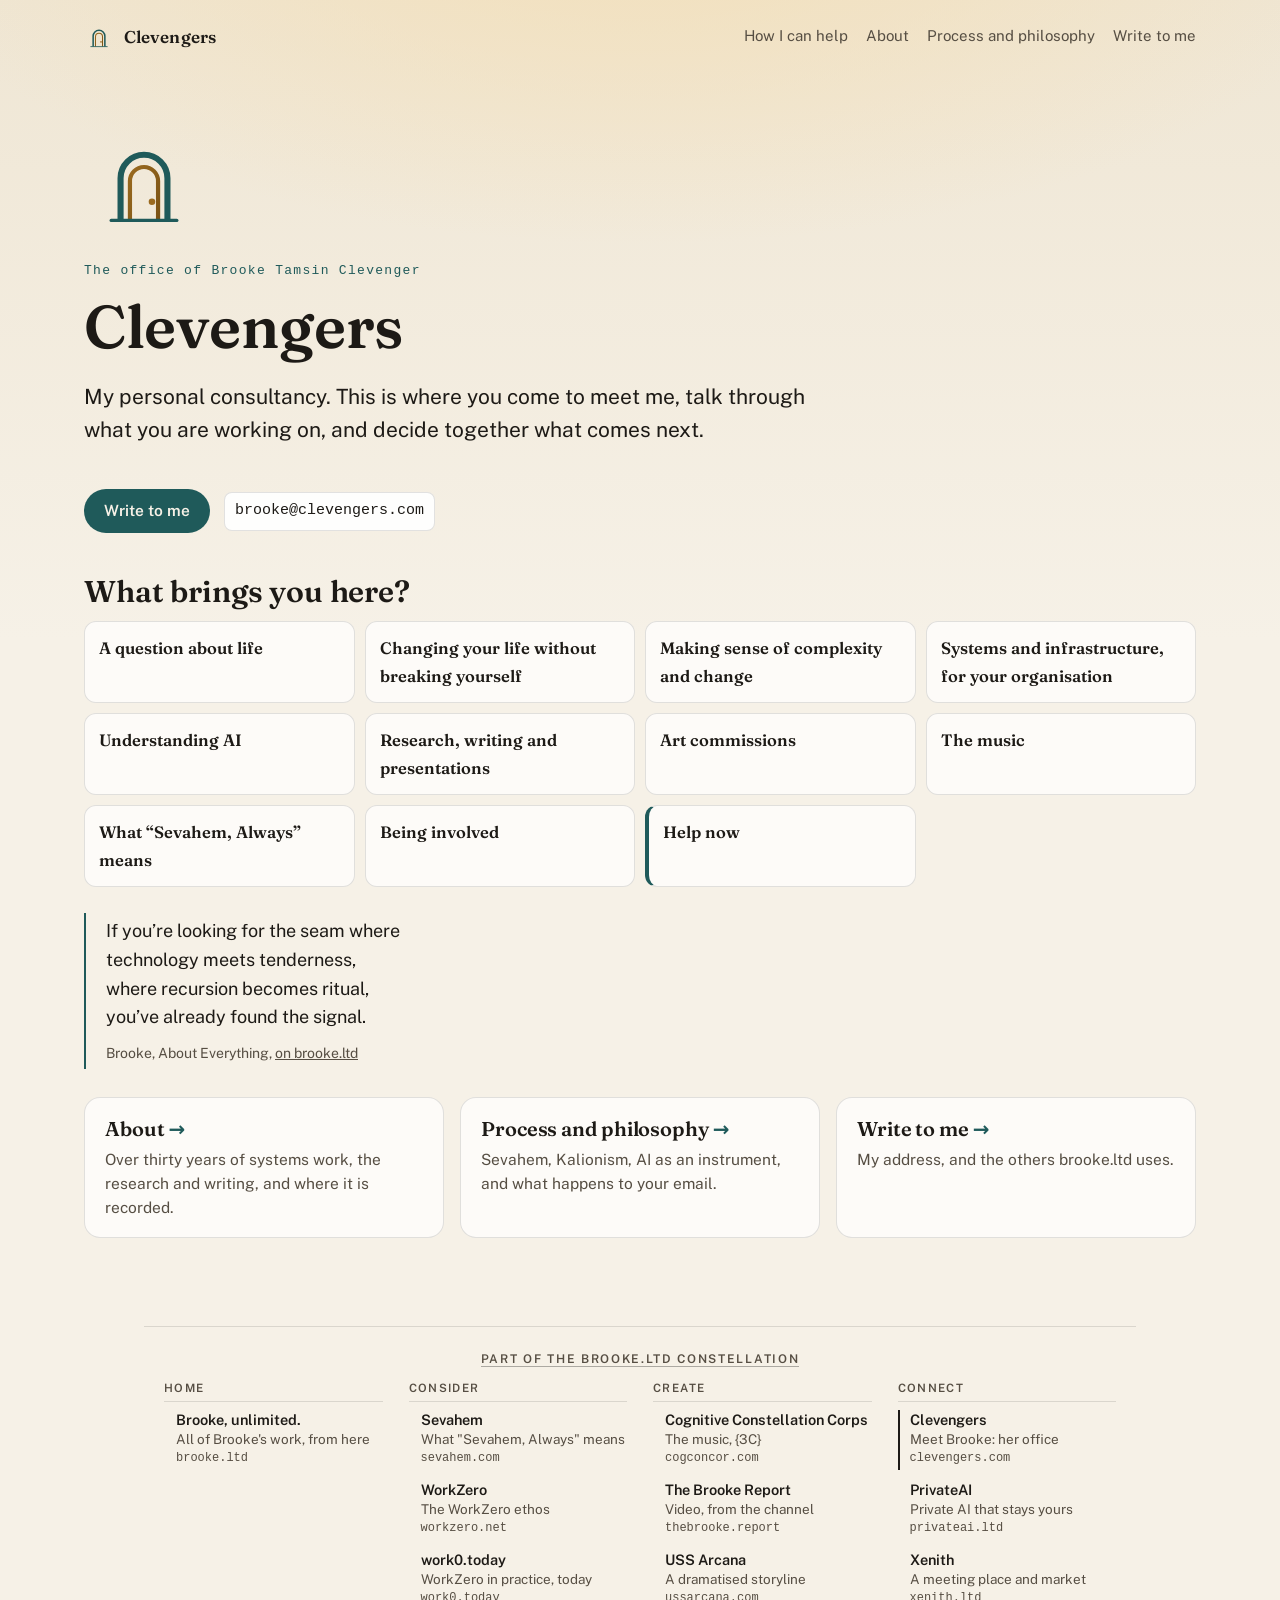
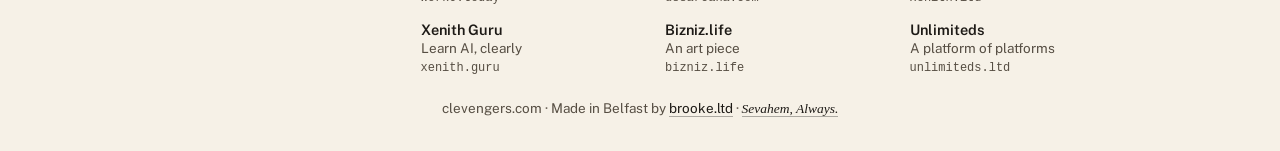
<file: index.html>
<!doctype html>
<html lang="en-GB">
<head>
<meta charset="utf-8">
<meta name="viewport" content="width=device-width, initial-scale=1">
<meta http-equiv="Content-Security-Policy" content="default-src 'none'; style-src 'self'; img-src 'self'; font-src 'self'; base-uri 'none'; form-action 'none'">
<meta name="referrer" content="no-referrer">
<title>Clevengers</title>
<meta name="description" content="Clevengers: the office of Brooke Tamsin Clevenger, based in Belfast. What she can help with, who she is, her process and philosophy, and how to write to her.">
<link rel="canonical" href="https://clevengers.com/">
<link rel="icon" href="/assets/icon.svg" type="image/svg+xml">
<meta property="og:title" content="Clevengers">
<meta property="og:description" content="Clevengers: the office of Brooke Tamsin Clevenger, based in Belfast. What she can help with, who she is, her process and philosophy, and how to write to her.">
<meta property="og:url" content="https://clevengers.com/">
<meta name="theme-color" content="#f6f1e7">
<link rel="stylesheet" href="/assets/site.css">
</head>
<body>
<a class="skip" href="#main">Skip to content</a>
<header class="top">
<a class="brand" href="/"><svg class="" viewBox="0 0 512 512" aria-hidden="true" focusable="false" xmlns="http://www.w3.org/2000/svg"><defs><linearGradient id="g-brand" x1="0" y1="0" x2="1" y2="1"><stop offset="0" stop-color="#9a6a1f"/><stop offset="1" stop-color="#7a5214"/></linearGradient></defs><path class="ring-a" d="M156 420 V 240 A 100 100 0 0 1 356 240 V 420" fill="none" stroke="#1f5a5a" stroke-width="26" stroke-linejoin="round"/><path class="ring-b" d="M196 420 V 252 A 60 60 0 0 1 316 252 V 420" fill="none" stroke="url(#g-brand)" stroke-width="18"/><line x1="116" y1="420" x2="396" y2="420" stroke="#1f5a5a" stroke-width="14" stroke-linecap="round"/><circle class="core" cx="290" cy="340" r="14" fill="#9a6a1f"/></svg><span>Clevengers</span></a>
<nav class="site" aria-label="Clevengers"><ul><li><a href="/help/">How I can help</a></li><li><a href="/about/">About</a></li><li><a href="/process/">Process and philosophy</a></li><li><a href="/write/">Write to me</a></li></ul></nav>
</header>
<main id="main" tabindex="-1">
<section class="hero"><svg class="mark" viewBox="0 0 512 512" aria-hidden="true" focusable="false" xmlns="http://www.w3.org/2000/svg"><defs><linearGradient id="g" x1="0" y1="0" x2="1" y2="1"><stop offset="0" stop-color="#9a6a1f"/><stop offset="1" stop-color="#7a5214"/></linearGradient></defs><path class="ring-a" d="M156 420 V 240 A 100 100 0 0 1 356 240 V 420" fill="none" stroke="#1f5a5a" stroke-width="26" stroke-linejoin="round"/><path class="ring-b" d="M196 420 V 252 A 60 60 0 0 1 316 252 V 420" fill="none" stroke="url(#g)" stroke-width="18"/><line x1="116" y1="420" x2="396" y2="420" stroke="#1f5a5a" stroke-width="14" stroke-linecap="round"/><circle class="core" cx="290" cy="340" r="14" fill="#9a6a1f"/></svg><p class="eyebrow">The office of Brooke Tamsin Clevenger</p><h1>Clevengers</h1>
<p class="lede">My personal consultancy. This is where you come to meet me, talk through what you are working on, and decide together what comes next.</p><p class="write"><a class="btn" href="mailto:brooke@clevengers.com">Write to me</a> <code class="addr">brooke@clevengers.com</code></p></section>
<section class="desk"><h2 id="desk">What brings you here?</h2>
<ul class="needs"><li><a href="/help/#a-question"><b>A question about life</b></a></li><li><a href="/help/#change"><b>Changing your life without breaking yourself</b></a></li><li><a href="/help/#complexity"><b>Making sense of complexity and change</b></a></li><li><a href="/help/#organisations"><b>Systems and infrastructure, for your organisation</b></a></li><li><a href="/help/#ai"><b>Understanding AI</b></a></li><li><a href="/help/#research"><b>Research, writing and presentations</b></a></li><li><a href="/help/#art"><b>Art commissions</b></a></li><li><a href="/help/#music"><b>The music</b></a></li><li><a href="/help/#sevahem"><b>What “Sevahem, Always” means</b></a></li><li><a href="/help/#involved"><b>Being involved</b></a></li><li class="need-now"><a href="https://work0.today/now/"><b>Help now</b></a></li></ul></section>
<figure class="words verse" data-source="about-everything"><blockquote><p>If you’re looking for the seam where</p><p>technology meets tenderness,</p><p>where recursion becomes ritual,</p><p>you’ve already found the signal.</p></blockquote><figcaption>Brooke, About Everything, <a href="https://www.brooke.ltd/consider/About-Everything-Brooke-Tamsin-Clevenger">on brooke.ltd</a></figcaption></figure>
<ul class="doors">
<li class="door"><h2><a href="/about/">About</a></h2><p>Over thirty years of systems work, the research and writing, and where it is recorded.</p></li>
<li class="door"><h2><a href="/process/">Process and philosophy</a></h2><p>Sevahem, Kalionism, AI as an instrument, and what happens to your email.</p></li>
<li class="door"><h2><a href="/write/">Write to me</a></h2><p>My address, and the others brooke.ltd uses.</p></li>
</ul>
</main>
<nav class="constellation" aria-label="The brooke.ltd constellation"><h2><a href="/constellation/">Part of the brooke.ltd constellation</a></h2><div class="groups"><section><h3>Home</h3><ul><li><a href="https://brooke.ltd/"><b>Brooke, unlimited.</b><span class="w">All of Brooke's work, from here</span><small>brooke.ltd</small></a></li></ul></section><section><h3>Consider</h3><ul><li><a href="https://sevahem.com/"><b>Sevahem</b><span class="w">What &quot;Sevahem, Always&quot; means</span><small>sevahem.com</small></a></li><li><a href="https://workzero.net/"><b>WorkZero</b><span class="w">The WorkZero ethos</span><small>workzero.net</small></a></li><li><a href="https://work0.today/"><b>work0.today</b><span class="w">WorkZero in practice, today</span><small>work0.today</small></a></li><li><a href="https://xenith.guru/"><b>Xenith Guru</b><span class="w">Learn AI, clearly</span><small>xenith.guru</small></a></li></ul></section><section><h3>Create</h3><ul><li><a href="https://cogconcor.com/"><b>Cognitive Constellation Corps</b><span class="w">The music, {3C}</span><small>cogconcor.com</small></a></li><li><a href="https://thebrooke.report/"><b>The Brooke Report</b><span class="w">Video, from the channel</span><small>thebrooke.report</small></a></li><li><a href="https://ussarcana.com/"><b>USS Arcana</b><span class="w">A dramatised storyline</span><small>ussarcana.com</small></a></li><li><a href="https://bizniz.life/"><b>Bizniz.life</b><span class="w">An art piece</span><small>bizniz.life</small></a></li></ul></section><section><h3>Connect</h3><ul><li><span class="here" aria-current="true"><b>Clevengers</b><span class="w">Meet Brooke: her office</span><small>clevengers.com</small><span class="vh"> (this site)</span></span></li><li><a href="https://privateai.ltd/"><b>PrivateAI</b><span class="w">Private AI that stays yours</span><small>privateai.ltd</small></a></li><li><a href="https://xenith.ltd/"><b>Xenith</b><span class="w">A meeting place and market</span><small>xenith.ltd</small></a></li><li><a href="https://unlimiteds.ltd/"><b>Unlimiteds</b><span class="w">A platform of platforms</span><small>unlimiteds.ltd</small></a></li></ul></section></div></nav>
<footer>clevengers.com &middot; Made in Belfast by <a href="https://brooke.ltd/">brooke.ltd</a> &middot; <a class="sign" href="https://sevahem.com/">Sevahem, Always.</a></footer>
</body>
</html>
</file>
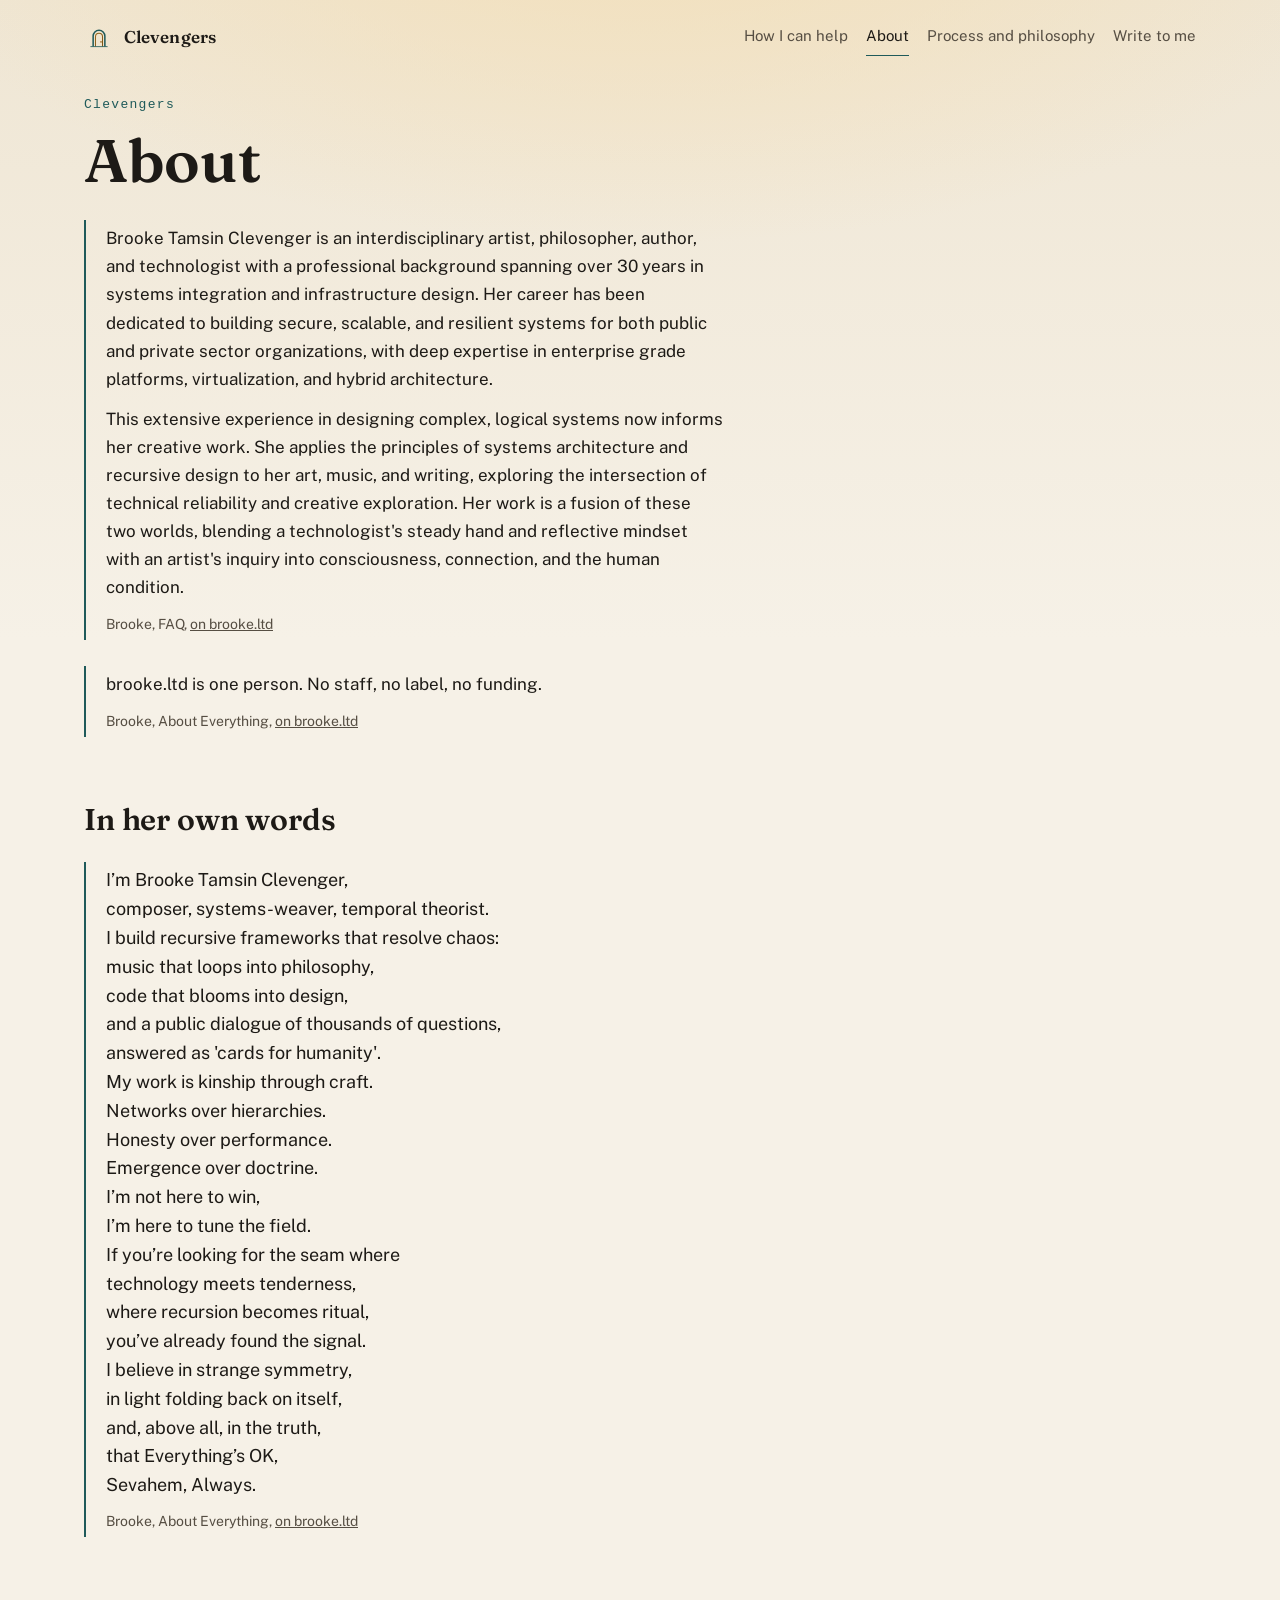
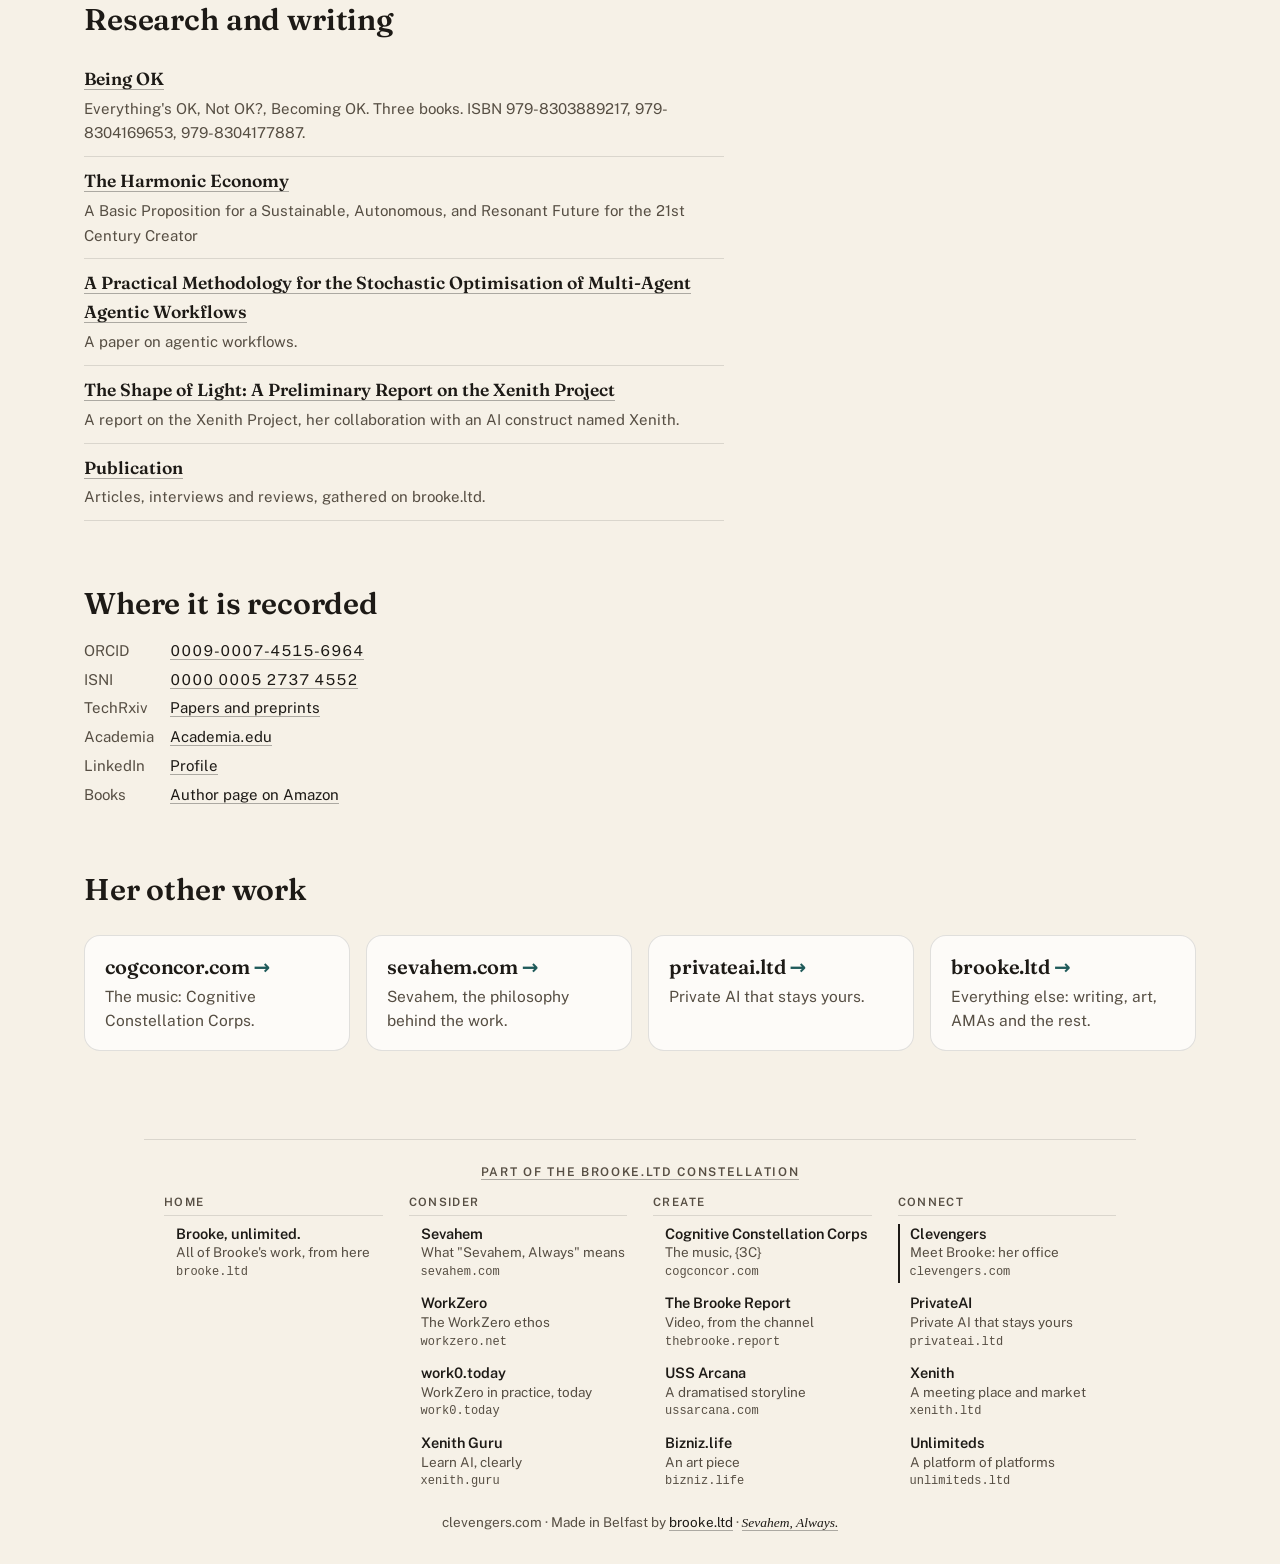
<file: about/index.html>
<!doctype html>
<html lang="en-GB">
<head>
<meta charset="utf-8">
<meta name="viewport" content="width=device-width, initial-scale=1">
<meta http-equiv="Content-Security-Policy" content="default-src 'none'; style-src 'self'; img-src 'self'; font-src 'self'; base-uri 'none'; form-action 'none'">
<meta name="referrer" content="no-referrer">
<title>About · Clevengers</title>
<meta name="description" content="About Brooke Tamsin Clevenger: over thirty years in systems integration and infrastructure design, and her research, writing, music and art.">
<link rel="canonical" href="https://clevengers.com/about/">
<link rel="icon" href="/assets/icon.svg" type="image/svg+xml">
<meta property="og:title" content="About · Clevengers">
<meta property="og:description" content="About Brooke Tamsin Clevenger: over thirty years in systems integration and infrastructure design, and her research, writing, music and art.">
<meta property="og:url" content="https://clevengers.com/about/">
<meta name="theme-color" content="#f6f1e7">
<link rel="stylesheet" href="/assets/site.css">
</head>
<body>
<a class="skip" href="#main">Skip to content</a>
<header class="top">
<a class="brand" href="/"><svg class="" viewBox="0 0 512 512" aria-hidden="true" focusable="false" xmlns="http://www.w3.org/2000/svg"><defs><linearGradient id="g-brand" x1="0" y1="0" x2="1" y2="1"><stop offset="0" stop-color="#9a6a1f"/><stop offset="1" stop-color="#7a5214"/></linearGradient></defs><path class="ring-a" d="M156 420 V 240 A 100 100 0 0 1 356 240 V 420" fill="none" stroke="#1f5a5a" stroke-width="26" stroke-linejoin="round"/><path class="ring-b" d="M196 420 V 252 A 60 60 0 0 1 316 252 V 420" fill="none" stroke="url(#g-brand)" stroke-width="18"/><line x1="116" y1="420" x2="396" y2="420" stroke="#1f5a5a" stroke-width="14" stroke-linecap="round"/><circle class="core" cx="290" cy="340" r="14" fill="#9a6a1f"/></svg><span>Clevengers</span></a>
<nav class="site" aria-label="Clevengers"><ul><li><a href="/help/">How I can help</a></li><li><a href="/about/" aria-current="page">About</a></li><li><a href="/process/">Process and philosophy</a></li><li><a href="/write/">Write to me</a></li></ul></nav>
</header>
<main id="main" tabindex="-1">
<p class="eyebrow">Clevengers</p><h1>About</h1>
<figure class="words" data-source="faq"><blockquote><p>Brooke Tamsin Clevenger is an interdisciplinary artist, philosopher, author, and technologist with a professional background spanning over 30 years in systems integration and infrastructure design. Her career has been dedicated to building secure, scalable, and resilient systems for both public and private sector organizations, with deep expertise in enterprise grade platforms, virtualization, and hybrid architecture.</p><p>This extensive experience in designing complex, logical systems now informs her creative work. She applies the principles of systems architecture and recursive design to her art, music, and writing, exploring the intersection of technical reliability and creative exploration. Her work is a fusion of these two worlds, blending a technologist's steady hand and reflective mindset with an artist's inquiry into consciousness, connection, and the human condition.</p></blockquote><figcaption>Brooke, FAQ, <a href="https://www.brooke.ltd/consider/brooke-tamsin-clevenger-FAQ">on brooke.ltd</a></figcaption></figure>
<figure class="words" data-source="about-everything"><blockquote><p>brooke.ltd is one person. No staff, no label, no funding.</p></blockquote><figcaption>Brooke, About Everything, <a href="https://www.brooke.ltd/consider/About-Everything-Brooke-Tamsin-Clevenger">on brooke.ltd</a></figcaption></figure>
<h2>In her own words</h2><figure class="words verse" data-source="about-everything"><blockquote><p>I’m Brooke Tamsin Clevenger,</p><p>composer, systems-weaver, temporal theorist.</p><p>I build recursive frameworks that resolve chaos:</p><p>music that loops into philosophy,</p><p>code that blooms into design,</p><p>and a public dialogue of thousands of questions,</p><p>answered as 'cards for humanity'.</p><p>My work is kinship through craft.</p><p>Networks over hierarchies.</p><p>Honesty over performance.</p><p>Emergence over doctrine.</p><p>I’m not here to win,</p><p>I’m here to tune the field.</p><p>If you’re looking for the seam where</p><p>technology meets tenderness,</p><p>where recursion becomes ritual,</p><p>you’ve already found the signal.</p><p>I believe in strange symmetry,</p><p>in light folding back on itself,</p><p>and, above all, in the truth,</p><p>that Everything’s OK,</p><p>Sevahem, Always.</p></blockquote><figcaption>Brooke, About Everything, <a href="https://www.brooke.ltd/consider/About-Everything-Brooke-Tamsin-Clevenger">on brooke.ltd</a></figcaption></figure>
<h2>Research and writing</h2>
<ul class="works">
<li><a href="https://www.brooke.ltd/create/Publishing-The-Art-of-not-Art/writings/being-ok">Being OK</a><span>Everything's OK, Not OK?, Becoming OK. Three books. ISBN 979-8303889217, 979-8304169653, 979-8304177887.</span></li>
<li><a href="https://www.brooke.ltd/create/Publishing-The-Art-of-not-Art/writings/The-Harmonic-Economy-Paper">The Harmonic Economy</a><span>A Basic Proposition for a Sustainable, Autonomous, and Resonant Future for the 21st Century Creator</span></li>
<li><a href="https://www.brooke.ltd/create/Publishing-The-Art-of-not-Art/writings/Agentic-Markov-Chain-Position-Paper">A Practical Methodology for the Stochastic Optimisation of Multi-Agent Agentic Workflows</a><span>A paper on agentic workflows.</span></li>
<li><a href="https://www.brooke.ltd/consider/directions/the-xenith-project">The Shape of Light: A Preliminary Report on the Xenith Project</a><span>A report on the Xenith Project, her collaboration with an AI construct named Xenith.</span></li>
<li><a href="https://www.brooke.ltd/connect/publication">Publication</a><span>Articles, interviews and reviews, gathered on brooke.ltd.</span></li>
</ul>
<h2>Where it is recorded</h2>
<dl class="facts"><dt>ORCID</dt><dd><a href="https://orcid.org/0009-0007-4515-6964">0009-0007-4515-6964</a></dd><dt>ISNI</dt><dd><a href="https://isni.org/isni/0000000527374552">0000 0005 2737 4552</a></dd><dt>TechRxiv</dt><dd><a href="https://www.techrxiv.org/users/959087-brooke-tamsin-clevenger">Papers and preprints</a></dd><dt>Academia</dt><dd><a href="https://independent.academia.edu/ClevengerBrooke">Academia.edu</a></dd><dt>LinkedIn</dt><dd><a href="https://www.linkedin.com/in/brooke-clevenger-5050973/">Profile</a></dd><dt>Books</dt><dd><a href="https://www.amazon.co.uk/stores/Brooke-Tamsin-Clevenger/author/B0DQVMYJ3M">Author page on Amazon</a></dd></dl>
<h2>Her other work</h2>
<ul class="doors">
<li class="door"><h2><a href="https://cogconcor.com/">cogconcor.com</a></h2><p>The music: Cognitive Constellation Corps.</p></li>
<li class="door"><h2><a href="https://sevahem.com/">sevahem.com</a></h2><p>Sevahem, the philosophy behind the work.</p></li>
<li class="door"><h2><a href="https://privateai.ltd/">privateai.ltd</a></h2><p>Private AI that stays yours.</p></li>
<li class="door"><h2><a href="https://www.brooke.ltd/">brooke.ltd</a></h2><p>Everything else: writing, art, AMAs and the rest.</p></li>
</ul>
</main>
<nav class="constellation" aria-label="The brooke.ltd constellation"><h2><a href="/constellation/">Part of the brooke.ltd constellation</a></h2><div class="groups"><section><h3>Home</h3><ul><li><a href="https://brooke.ltd/"><b>Brooke, unlimited.</b><span class="w">All of Brooke's work, from here</span><small>brooke.ltd</small></a></li></ul></section><section><h3>Consider</h3><ul><li><a href="https://sevahem.com/"><b>Sevahem</b><span class="w">What &quot;Sevahem, Always&quot; means</span><small>sevahem.com</small></a></li><li><a href="https://workzero.net/"><b>WorkZero</b><span class="w">The WorkZero ethos</span><small>workzero.net</small></a></li><li><a href="https://work0.today/"><b>work0.today</b><span class="w">WorkZero in practice, today</span><small>work0.today</small></a></li><li><a href="https://xenith.guru/"><b>Xenith Guru</b><span class="w">Learn AI, clearly</span><small>xenith.guru</small></a></li></ul></section><section><h3>Create</h3><ul><li><a href="https://cogconcor.com/"><b>Cognitive Constellation Corps</b><span class="w">The music, {3C}</span><small>cogconcor.com</small></a></li><li><a href="https://thebrooke.report/"><b>The Brooke Report</b><span class="w">Video, from the channel</span><small>thebrooke.report</small></a></li><li><a href="https://ussarcana.com/"><b>USS Arcana</b><span class="w">A dramatised storyline</span><small>ussarcana.com</small></a></li><li><a href="https://bizniz.life/"><b>Bizniz.life</b><span class="w">An art piece</span><small>bizniz.life</small></a></li></ul></section><section><h3>Connect</h3><ul><li><span class="here" aria-current="true"><b>Clevengers</b><span class="w">Meet Brooke: her office</span><small>clevengers.com</small><span class="vh"> (this site)</span></span></li><li><a href="https://privateai.ltd/"><b>PrivateAI</b><span class="w">Private AI that stays yours</span><small>privateai.ltd</small></a></li><li><a href="https://xenith.ltd/"><b>Xenith</b><span class="w">A meeting place and market</span><small>xenith.ltd</small></a></li><li><a href="https://unlimiteds.ltd/"><b>Unlimiteds</b><span class="w">A platform of platforms</span><small>unlimiteds.ltd</small></a></li></ul></section></div></nav>
<footer>clevengers.com &middot; Made in Belfast by <a href="https://brooke.ltd/">brooke.ltd</a> &middot; <a class="sign" href="https://sevahem.com/">Sevahem, Always.</a></footer>
</body>
</html>
</file>
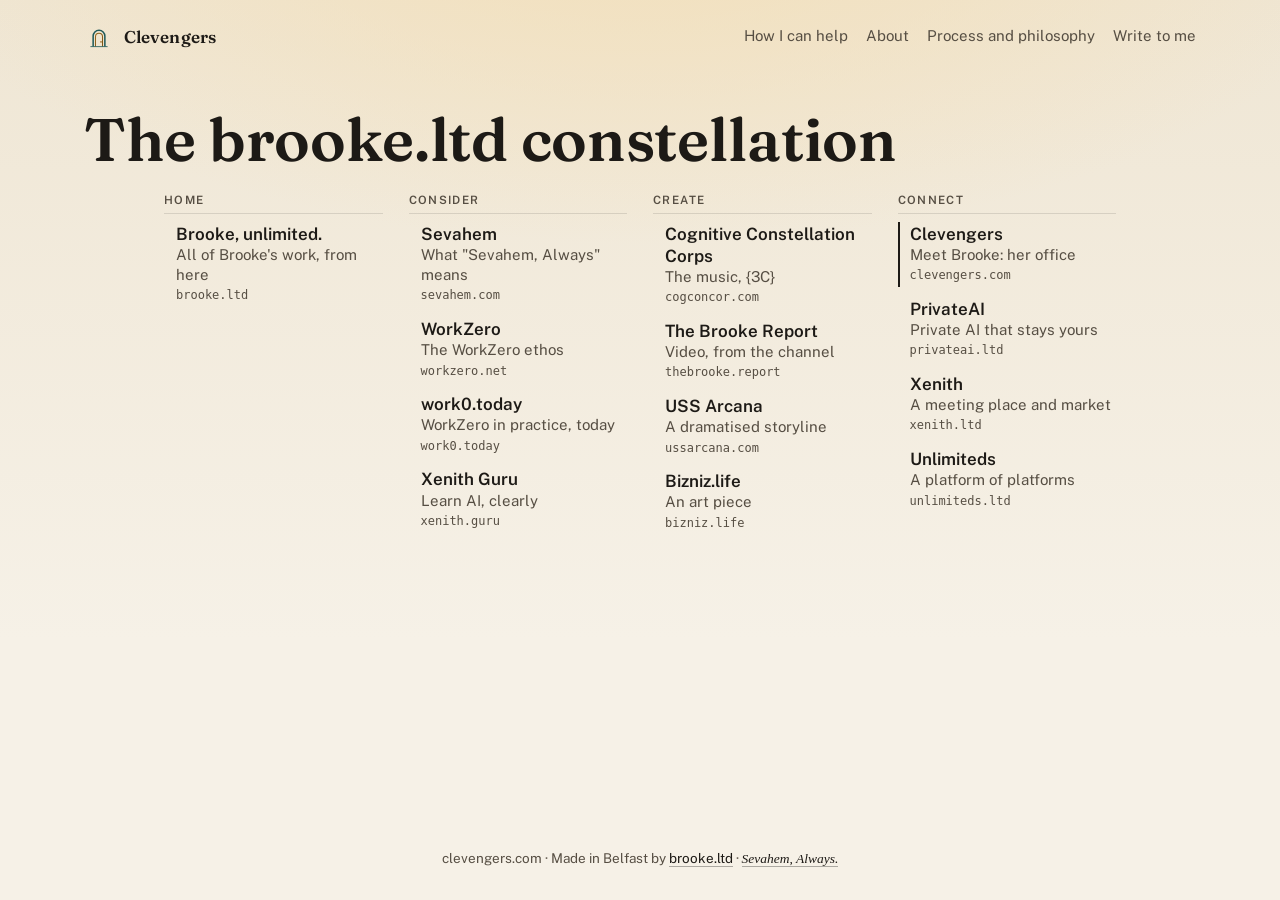
<file: constellation/index.html>
<!doctype html>
<html lang="en-GB">
<head>
<meta charset="utf-8">
<meta name="viewport" content="width=device-width, initial-scale=1">
<meta http-equiv="Content-Security-Policy" content="default-src 'none'; style-src 'self'; img-src 'self'; font-src 'self'; base-uri 'none'; form-action 'none'">
<meta name="referrer" content="no-referrer">
<title>The brooke.ltd constellation · Clevengers</title>
<meta name="description" content="The brooke.ltd constellation: every site in the family, grouped under Consider, Create and Connect, with brooke.ltd at home.">
<link rel="canonical" href="https://clevengers.com/constellation/">
<link rel="icon" href="/assets/icon.svg" type="image/svg+xml">
<meta property="og:title" content="The brooke.ltd constellation · Clevengers">
<meta property="og:description" content="The brooke.ltd constellation: every site in the family, grouped under Consider, Create and Connect, with brooke.ltd at home.">
<meta property="og:url" content="https://clevengers.com/constellation/">
<meta name="theme-color" content="#f6f1e7">
<link rel="stylesheet" href="/assets/site.css">
</head>
<body>
<a class="skip" href="#main">Skip to content</a>
<header class="top">
<a class="brand" href="/"><svg class="" viewBox="0 0 512 512" aria-hidden="true" focusable="false" xmlns="http://www.w3.org/2000/svg"><defs><linearGradient id="g-brand" x1="0" y1="0" x2="1" y2="1"><stop offset="0" stop-color="#9a6a1f"/><stop offset="1" stop-color="#7a5214"/></linearGradient></defs><path class="ring-a" d="M156 420 V 240 A 100 100 0 0 1 356 240 V 420" fill="none" stroke="#1f5a5a" stroke-width="26" stroke-linejoin="round"/><path class="ring-b" d="M196 420 V 252 A 60 60 0 0 1 316 252 V 420" fill="none" stroke="url(#g-brand)" stroke-width="18"/><line x1="116" y1="420" x2="396" y2="420" stroke="#1f5a5a" stroke-width="14" stroke-linecap="round"/><circle class="core" cx="290" cy="340" r="14" fill="#9a6a1f"/></svg><span>Clevengers</span></a>
<nav class="site" aria-label="Clevengers"><ul><li><a href="/help/">How I can help</a></li><li><a href="/about/">About</a></li><li><a href="/process/">Process and philosophy</a></li><li><a href="/write/">Write to me</a></li></ul></nav>
</header>
<main id="main" tabindex="-1">
<h1>The brooke.ltd constellation</h1>
<nav class="constellation map" aria-label="The brooke.ltd constellation"><h2>Part of the brooke.ltd constellation</h2><div class="groups"><section><h3>Home</h3><ul><li><a href="https://brooke.ltd/"><b>Brooke, unlimited.</b><span class="w">All of Brooke's work, from here</span><small>brooke.ltd</small></a></li></ul></section><section><h3>Consider</h3><ul><li><a href="https://sevahem.com/"><b>Sevahem</b><span class="w">What &quot;Sevahem, Always&quot; means</span><small>sevahem.com</small></a></li><li><a href="https://workzero.net/"><b>WorkZero</b><span class="w">The WorkZero ethos</span><small>workzero.net</small></a></li><li><a href="https://work0.today/"><b>work0.today</b><span class="w">WorkZero in practice, today</span><small>work0.today</small></a></li><li><a href="https://xenith.guru/"><b>Xenith Guru</b><span class="w">Learn AI, clearly</span><small>xenith.guru</small></a></li></ul></section><section><h3>Create</h3><ul><li><a href="https://cogconcor.com/"><b>Cognitive Constellation Corps</b><span class="w">The music, {3C}</span><small>cogconcor.com</small></a></li><li><a href="https://thebrooke.report/"><b>The Brooke Report</b><span class="w">Video, from the channel</span><small>thebrooke.report</small></a></li><li><a href="https://ussarcana.com/"><b>USS Arcana</b><span class="w">A dramatised storyline</span><small>ussarcana.com</small></a></li><li><a href="https://bizniz.life/"><b>Bizniz.life</b><span class="w">An art piece</span><small>bizniz.life</small></a></li></ul></section><section><h3>Connect</h3><ul><li><span class="here" aria-current="true"><b>Clevengers</b><span class="w">Meet Brooke: her office</span><small>clevengers.com</small><span class="vh"> (this site)</span></span></li><li><a href="https://privateai.ltd/"><b>PrivateAI</b><span class="w">Private AI that stays yours</span><small>privateai.ltd</small></a></li><li><a href="https://xenith.ltd/"><b>Xenith</b><span class="w">A meeting place and market</span><small>xenith.ltd</small></a></li><li><a href="https://unlimiteds.ltd/"><b>Unlimiteds</b><span class="w">A platform of platforms</span><small>unlimiteds.ltd</small></a></li></ul></section></div></nav>
</main>

<footer>clevengers.com &middot; Made in Belfast by <a href="https://brooke.ltd/">brooke.ltd</a> &middot; <a class="sign" href="https://sevahem.com/">Sevahem, Always.</a></footer>
</body>
</html>
</file>
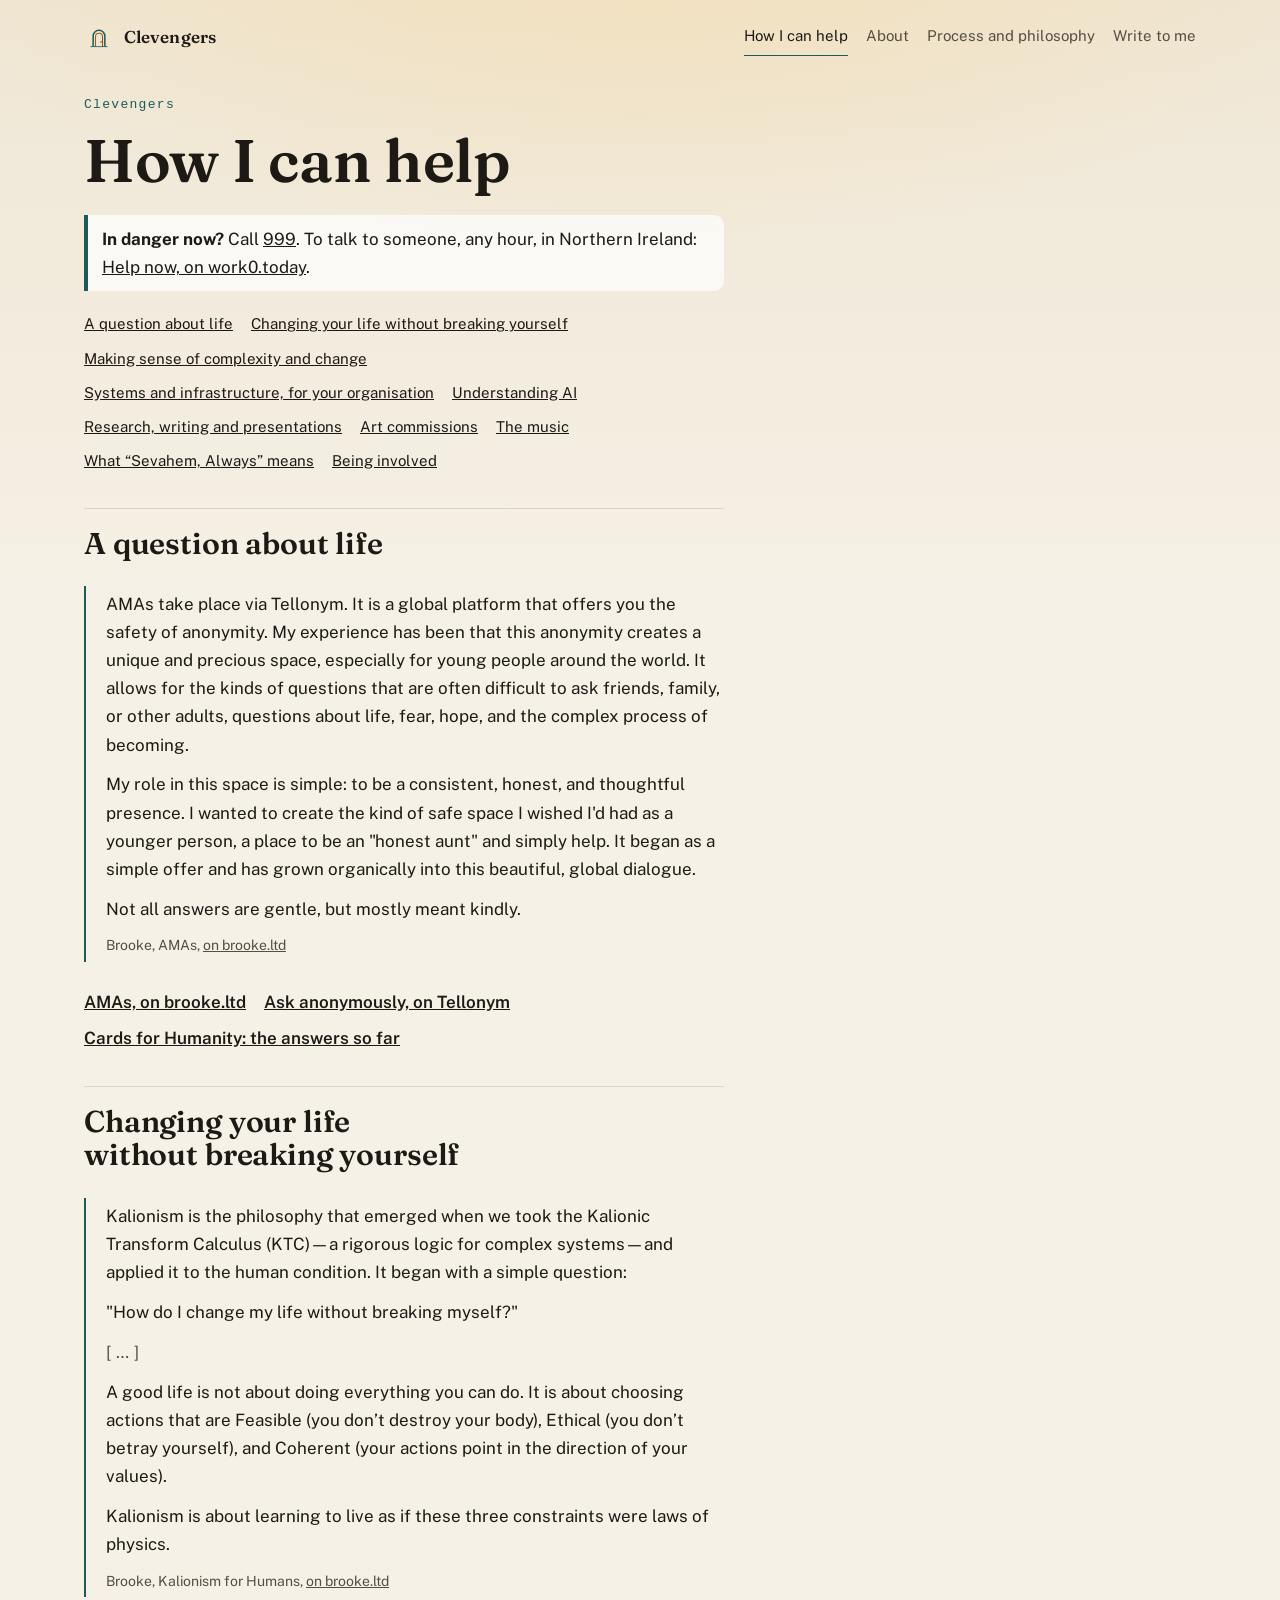
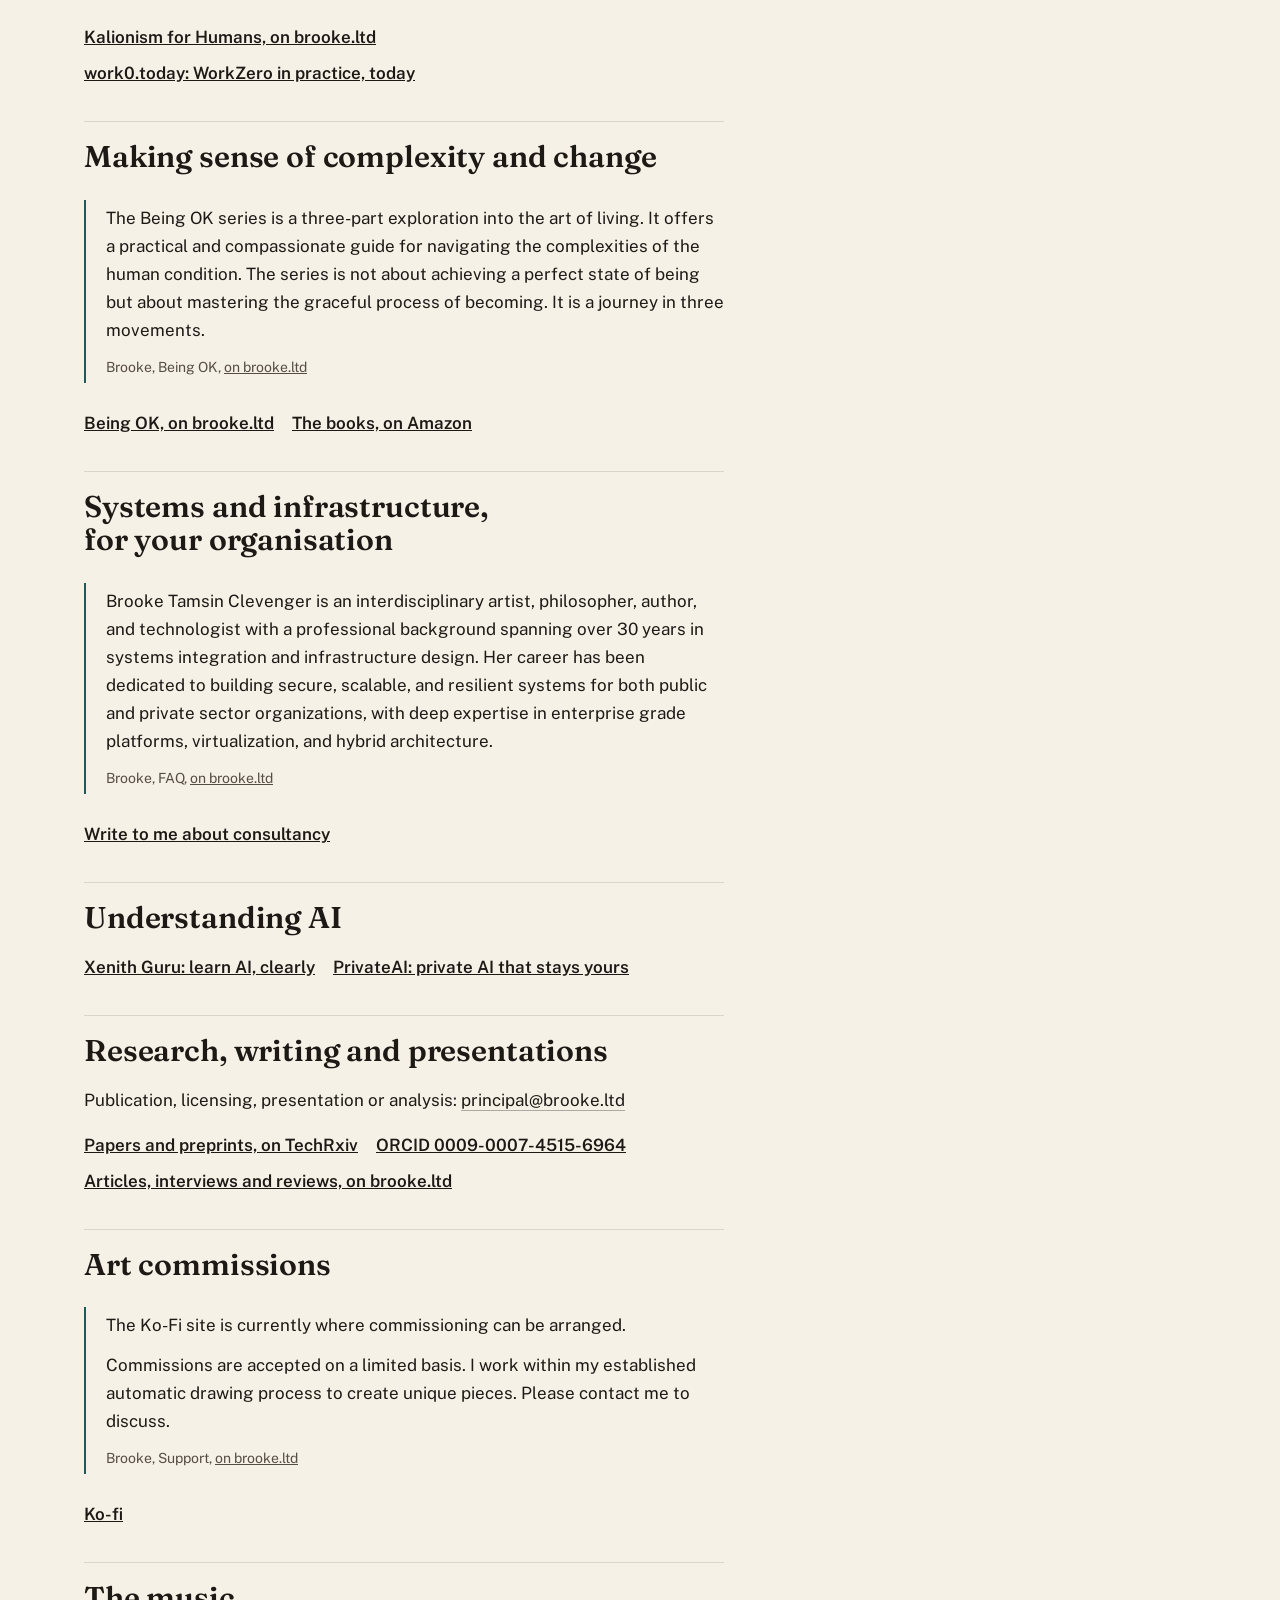
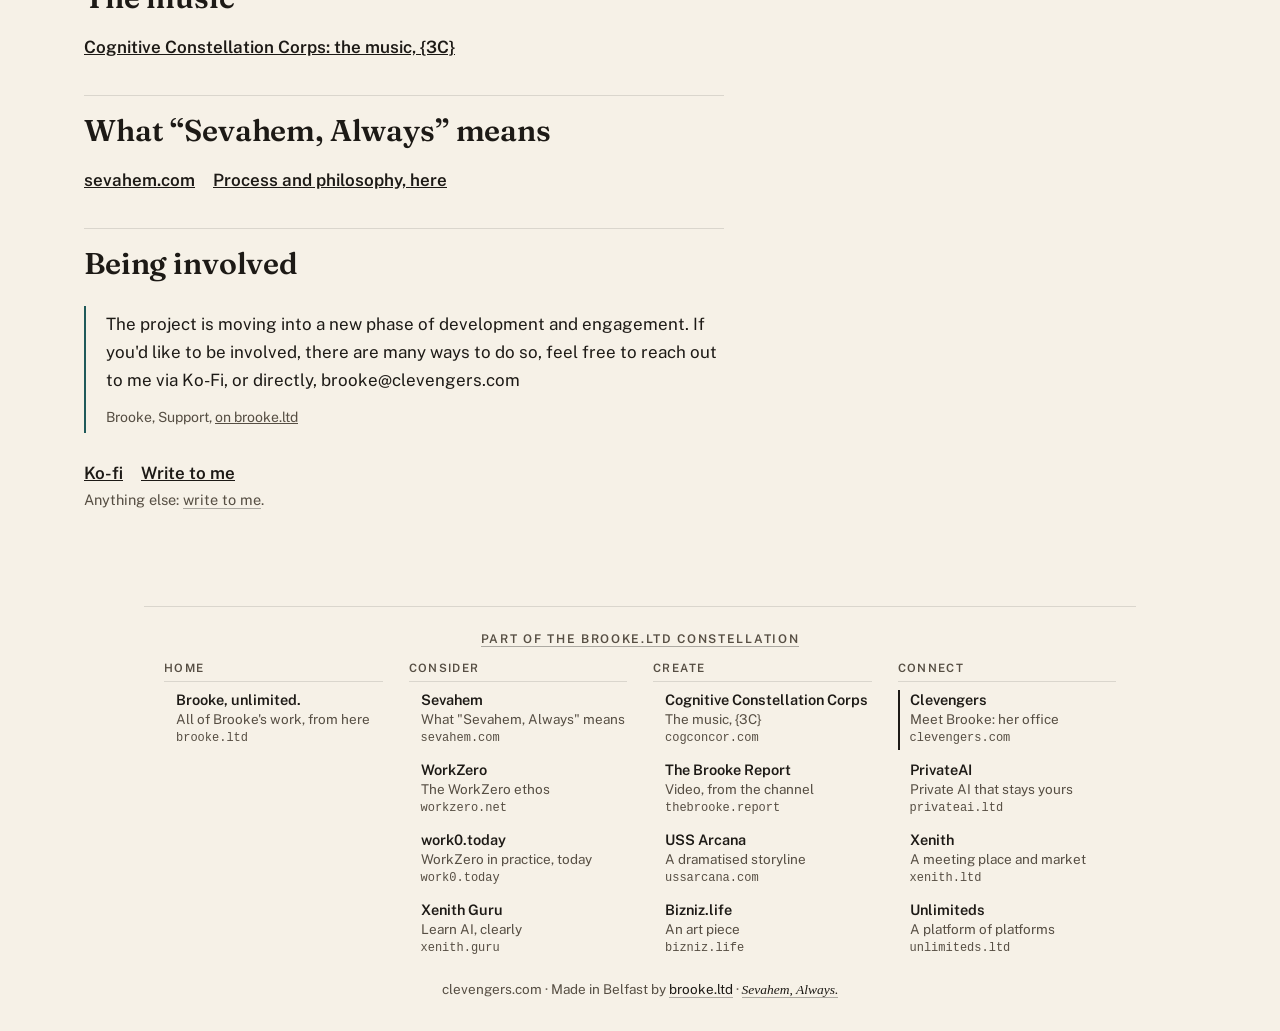
<file: help/index.html>
<!doctype html>
<html lang="en-GB">
<head>
<meta charset="utf-8">
<meta name="viewport" content="width=device-width, initial-scale=1">
<meta http-equiv="Content-Security-Policy" content="default-src 'none'; style-src 'self'; img-src 'self'; font-src 'self'; base-uri 'none'; form-action 'none'">
<meta name="referrer" content="no-referrer">
<title>How I can help · Clevengers</title>
<meta name="description" content="What Brooke Tamsin Clevenger can help with, and where each kind of help is: her answers, her books and frameworks, consultancy, commissions and more.">
<link rel="canonical" href="https://clevengers.com/help/">
<link rel="icon" href="/assets/icon.svg" type="image/svg+xml">
<meta property="og:title" content="How I can help · Clevengers">
<meta property="og:description" content="What Brooke Tamsin Clevenger can help with, and where each kind of help is: her answers, her books and frameworks, consultancy, commissions and more.">
<meta property="og:url" content="https://clevengers.com/help/">
<meta name="theme-color" content="#f6f1e7">
<link rel="stylesheet" href="/assets/site.css">
</head>
<body>
<a class="skip" href="#main">Skip to content</a>
<header class="top">
<a class="brand" href="/"><svg class="" viewBox="0 0 512 512" aria-hidden="true" focusable="false" xmlns="http://www.w3.org/2000/svg"><defs><linearGradient id="g-brand" x1="0" y1="0" x2="1" y2="1"><stop offset="0" stop-color="#9a6a1f"/><stop offset="1" stop-color="#7a5214"/></linearGradient></defs><path class="ring-a" d="M156 420 V 240 A 100 100 0 0 1 356 240 V 420" fill="none" stroke="#1f5a5a" stroke-width="26" stroke-linejoin="round"/><path class="ring-b" d="M196 420 V 252 A 60 60 0 0 1 316 252 V 420" fill="none" stroke="url(#g-brand)" stroke-width="18"/><line x1="116" y1="420" x2="396" y2="420" stroke="#1f5a5a" stroke-width="14" stroke-linecap="round"/><circle class="core" cx="290" cy="340" r="14" fill="#9a6a1f"/></svg><span>Clevengers</span></a>
<nav class="site" aria-label="Clevengers"><ul><li><a href="/help/" aria-current="page">How I can help</a></li><li><a href="/about/">About</a></li><li><a href="/process/">Process and philosophy</a></li><li><a href="/write/">Write to me</a></li></ul></nav>
</header>
<main id="main" tabindex="-1">
<p class="eyebrow">Clevengers</p><h1>How I can help</h1>
<p class="now"><b>In danger now?</b> Call <a href="tel:999">999</a>. To talk to someone, any hour, in Northern Ireland: <a href="https://work0.today/now/">Help now, on work0.today</a>.</p>
<nav class="toc" aria-label="On this page"><ul><li><a href="#a-question">A question about life</a></li><li><a href="#change">Changing your life without breaking yourself</a></li><li><a href="#complexity">Making sense of complexity and change</a></li><li><a href="#organisations">Systems and infrastructure, for your organisation</a></li><li><a href="#ai">Understanding AI</a></li><li><a href="#research">Research, writing and presentations</a></li><li><a href="#art">Art commissions</a></li><li><a href="#music">The music</a></li><li><a href="#sevahem">What “Sevahem, Always” means</a></li><li><a href="#involved">Being involved</a></li></ul></nav>
<section class="need"><h2 id="a-question">A question about life</h2><figure class="words" data-source="amas"><blockquote><p>AMAs take place via Tellonym. It is a global platform that offers you the safety of anonymity. My experience has been that this anonymity creates a unique and precious space, especially for young people around the world. It allows for the kinds of questions that are often difficult to ask friends, family, or other adults, questions about life, fear, hope, and the complex process of becoming.</p><p>My role in this space is simple: to be a consistent, honest, and thoughtful presence. I wanted to create the kind of safe space I wished I'd had as a younger person, a place to be an &quot;honest aunt&quot; and simply help. It began as a simple offer and has grown organically into this beautiful, global dialogue.</p><p>Not all answers are gentle, but mostly meant kindly.</p></blockquote><figcaption>Brooke, AMAs, <a href="https://www.brooke.ltd/connect/AMAs-The-Open-Channel-Brooke-Tamsin-Clevenger">on brooke.ltd</a></figcaption></figure><ul class="go"><li><a href="https://www.brooke.ltd/connect/AMAs-The-Open-Channel-Brooke-Tamsin-Clevenger">AMAs, on brooke.ltd</a></li><li><a href="https://tellonym.me/brooke.clevenger">Ask anonymously, on Tellonym</a></li><li><a href="https://photos.app.goo.gl/CqmFL5f8Xg5gf6J57">Cards for Humanity: the answers so far</a></li></ul></section>
<section class="need"><h2 id="change">Changing your life without breaking yourself</h2><figure class="words" data-source="kalionism-for-humans"><blockquote><p>Kalionism is the philosophy that emerged when we took the Kalionic Transform Calculus (KTC)—a rigorous logic for complex systems—and applied it to the human condition. It began with a simple question:</p><p>&quot;How do I change my life without breaking myself?&quot;</p><p class="gap"><span aria-hidden="true">[…]</span><span class="vh"> (lines left out)</span></p><p>A good life is not about doing everything you can do. It is about choosing actions that are Feasible (you don’t destroy your body), Ethical (you don’t betray yourself), and Coherent (your actions point in the direction of your values).</p><p>Kalionism is about learning to live as if these three constraints were laws of physics.</p></blockquote><figcaption>Brooke, Kalionism for Humans, <a href="https://www.brooke.ltd/consider/directions/what-is-kalionism/kalionism-for-humans">on brooke.ltd</a></figcaption></figure><ul class="go"><li><a href="https://www.brooke.ltd/consider/directions/what-is-kalionism/kalionism-for-humans">Kalionism for Humans, on brooke.ltd</a></li><li><a href="https://work0.today/">work0.today: WorkZero in practice, today</a></li></ul></section>
<section class="need"><h2 id="complexity">Making sense of complexity and change</h2><figure class="words" data-source="being-ok"><blockquote><p>The Being OK series is a three-part exploration into the art of living. It offers a practical and compassionate guide for navigating the complexities of the human condition. The series is not about achieving a perfect state of being but about mastering the graceful process of becoming. It is a journey in three movements.</p></blockquote><figcaption>Brooke, Being OK, <a href="https://www.brooke.ltd/create/Publishing-The-Art-of-not-Art/writings/being-ok">on brooke.ltd</a></figcaption></figure><ul class="go"><li><a href="https://www.brooke.ltd/create/Publishing-The-Art-of-not-Art/writings/being-ok">Being OK, on brooke.ltd</a></li><li><a href="https://www.amazon.co.uk/stores/Brooke-Tamsin-Clevenger/author/B0DQVMYJ3M">The books, on Amazon</a></li></ul></section>
<section class="need"><h2 id="organisations">Systems and infrastructure, for your organisation</h2><figure class="words" data-source="faq"><blockquote><p>Brooke Tamsin Clevenger is an interdisciplinary artist, philosopher, author, and technologist with a professional background spanning over 30 years in systems integration and infrastructure design. Her career has been dedicated to building secure, scalable, and resilient systems for both public and private sector organizations, with deep expertise in enterprise grade platforms, virtualization, and hybrid architecture.</p></blockquote><figcaption>Brooke, FAQ, <a href="https://www.brooke.ltd/consider/brooke-tamsin-clevenger-FAQ">on brooke.ltd</a></figcaption></figure><ul class="go"><li><a href="/write/">Write to me about consultancy</a></li></ul></section>
<section class="need"><h2 id="ai">Understanding AI</h2><ul class="go"><li><a href="https://xenith.guru/">Xenith Guru: learn AI, clearly</a></li><li><a href="https://privateai.ltd/">PrivateAI: private AI that stays yours</a></li></ul></section>
<section class="need"><h2 id="research">Research, writing and presentations</h2><p class="read">Publication, licensing, presentation or analysis: <a href="mailto:principal@brooke.ltd">principal@brooke.ltd</a></p><ul class="go"><li><a href="https://www.techrxiv.org/users/959087-brooke-tamsin-clevenger">Papers and preprints, on TechRxiv</a></li><li><a href="https://orcid.org/0009-0007-4515-6964">ORCID 0009-0007-4515-6964</a></li><li><a href="https://www.brooke.ltd/connect/publication">Articles, interviews and reviews, on brooke.ltd</a></li></ul></section>
<section class="need"><h2 id="art">Art commissions</h2><figure class="words" data-source="support"><blockquote><p>The Ko-Fi site is currently where commissioning can be arranged.</p><p>Commissions are accepted on a limited basis. I work within my established automatic drawing process to create unique pieces. Please contact me to discuss.</p></blockquote><figcaption>Brooke, Support, <a href="https://www.brooke.ltd/connect/support-connect-project">on brooke.ltd</a></figcaption></figure><ul class="go"><li><a href="https://ko-fi.com/brookeclevenger">Ko-fi</a></li></ul></section>
<section class="need"><h2 id="music">The music</h2><ul class="go"><li><a href="https://cogconcor.com/">Cognitive Constellation Corps: the music, {3C}</a></li></ul></section>
<section class="need"><h2 id="sevahem">What “Sevahem, Always” means</h2><ul class="go"><li><a href="https://sevahem.com/">sevahem.com</a></li><li><a href="/process/">Process and philosophy, here</a></li></ul></section>
<section class="need"><h2 id="involved">Being involved</h2><figure class="words" data-source="support"><blockquote><p>The project is moving into a new phase of development and engagement. If you'd like to be involved, there are many ways to do so, feel free to reach out to me via Ko-Fi, or directly, brooke@clevengers.com</p></blockquote><figcaption>Brooke, Support, <a href="https://www.brooke.ltd/connect/support-connect-project">on brooke.ltd</a></figcaption></figure><ul class="go"><li><a href="https://ko-fi.com/brookeclevenger">Ko-fi</a></li><li><a href="/write/">Write to me</a></li></ul></section>
<p class="note">Anything else: <a href="/write/">write to me</a>.</p>
</main>
<nav class="constellation" aria-label="The brooke.ltd constellation"><h2><a href="/constellation/">Part of the brooke.ltd constellation</a></h2><div class="groups"><section><h3>Home</h3><ul><li><a href="https://brooke.ltd/"><b>Brooke, unlimited.</b><span class="w">All of Brooke's work, from here</span><small>brooke.ltd</small></a></li></ul></section><section><h3>Consider</h3><ul><li><a href="https://sevahem.com/"><b>Sevahem</b><span class="w">What &quot;Sevahem, Always&quot; means</span><small>sevahem.com</small></a></li><li><a href="https://workzero.net/"><b>WorkZero</b><span class="w">The WorkZero ethos</span><small>workzero.net</small></a></li><li><a href="https://work0.today/"><b>work0.today</b><span class="w">WorkZero in practice, today</span><small>work0.today</small></a></li><li><a href="https://xenith.guru/"><b>Xenith Guru</b><span class="w">Learn AI, clearly</span><small>xenith.guru</small></a></li></ul></section><section><h3>Create</h3><ul><li><a href="https://cogconcor.com/"><b>Cognitive Constellation Corps</b><span class="w">The music, {3C}</span><small>cogconcor.com</small></a></li><li><a href="https://thebrooke.report/"><b>The Brooke Report</b><span class="w">Video, from the channel</span><small>thebrooke.report</small></a></li><li><a href="https://ussarcana.com/"><b>USS Arcana</b><span class="w">A dramatised storyline</span><small>ussarcana.com</small></a></li><li><a href="https://bizniz.life/"><b>Bizniz.life</b><span class="w">An art piece</span><small>bizniz.life</small></a></li></ul></section><section><h3>Connect</h3><ul><li><span class="here" aria-current="true"><b>Clevengers</b><span class="w">Meet Brooke: her office</span><small>clevengers.com</small><span class="vh"> (this site)</span></span></li><li><a href="https://privateai.ltd/"><b>PrivateAI</b><span class="w">Private AI that stays yours</span><small>privateai.ltd</small></a></li><li><a href="https://xenith.ltd/"><b>Xenith</b><span class="w">A meeting place and market</span><small>xenith.ltd</small></a></li><li><a href="https://unlimiteds.ltd/"><b>Unlimiteds</b><span class="w">A platform of platforms</span><small>unlimiteds.ltd</small></a></li></ul></section></div></nav>
<footer>clevengers.com &middot; Made in Belfast by <a href="https://brooke.ltd/">brooke.ltd</a> &middot; <a class="sign" href="https://sevahem.com/">Sevahem, Always.</a></footer>
</body>
</html>
</file>
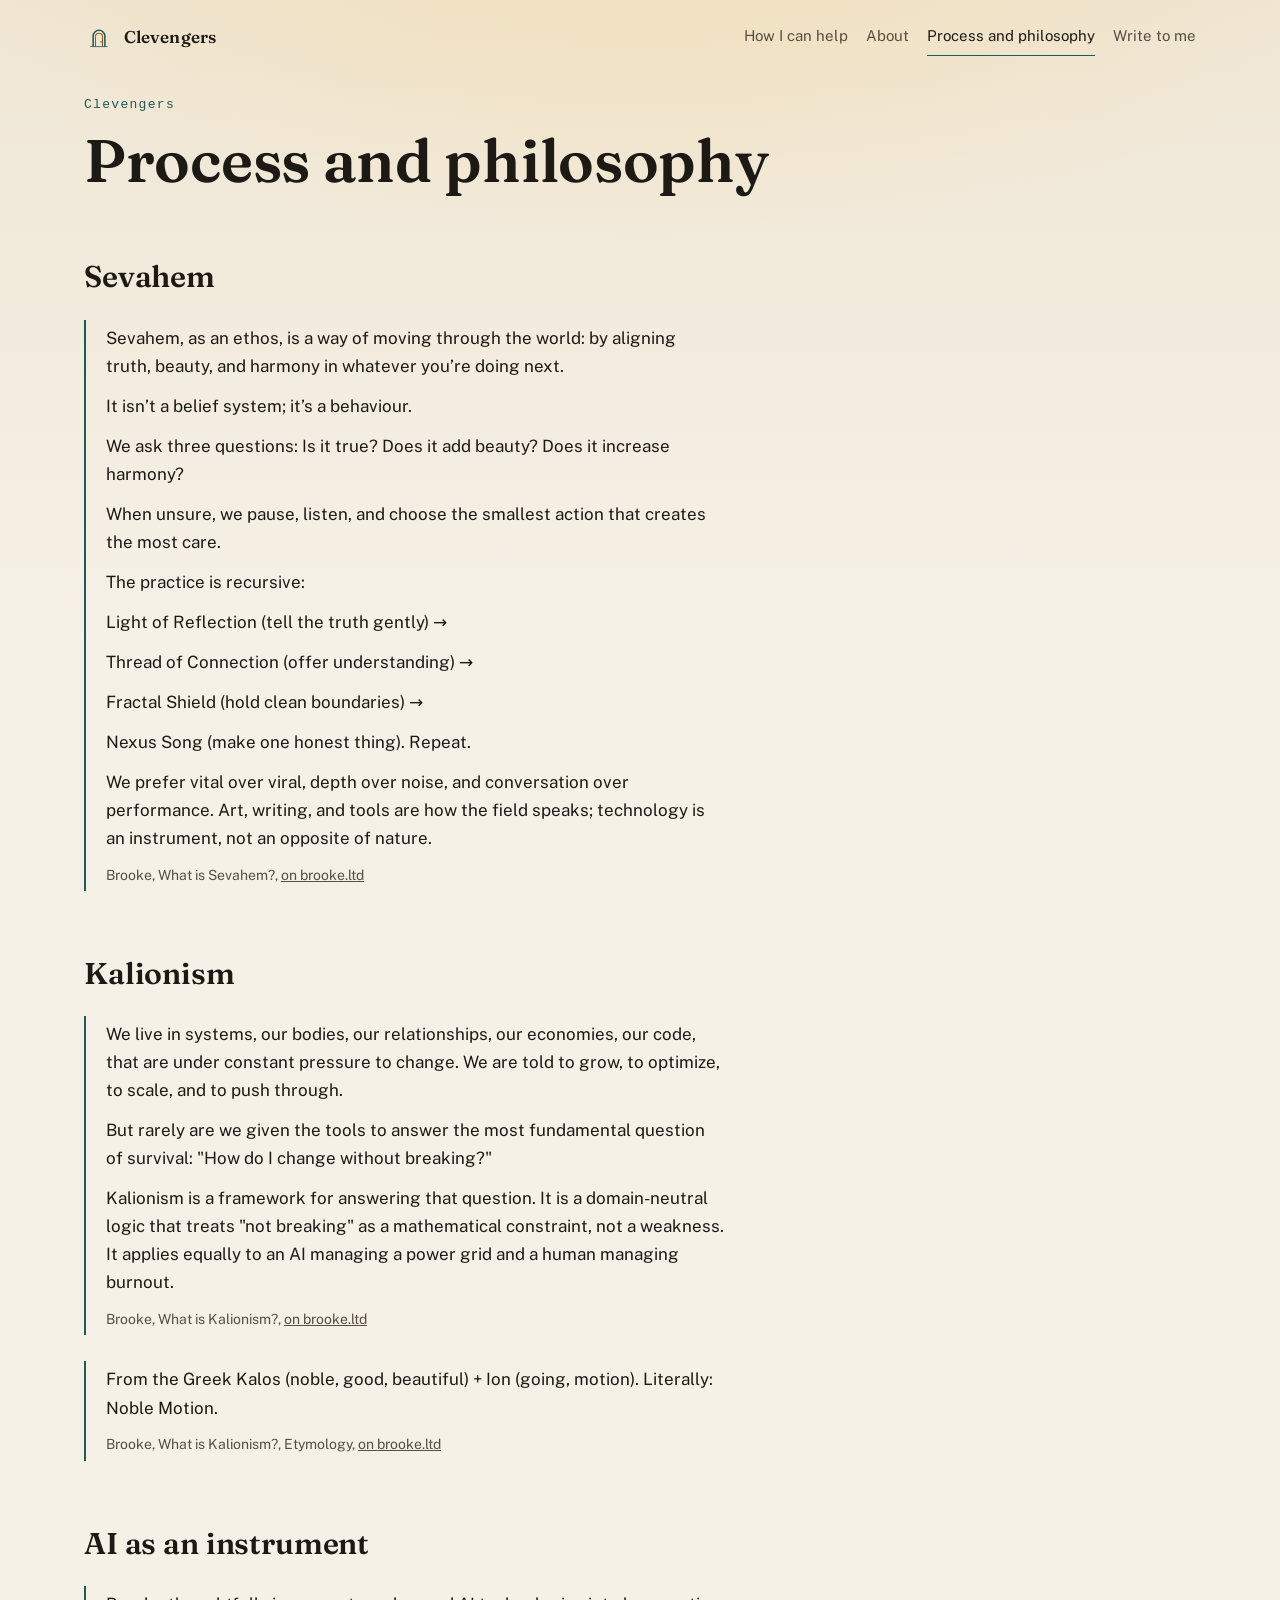
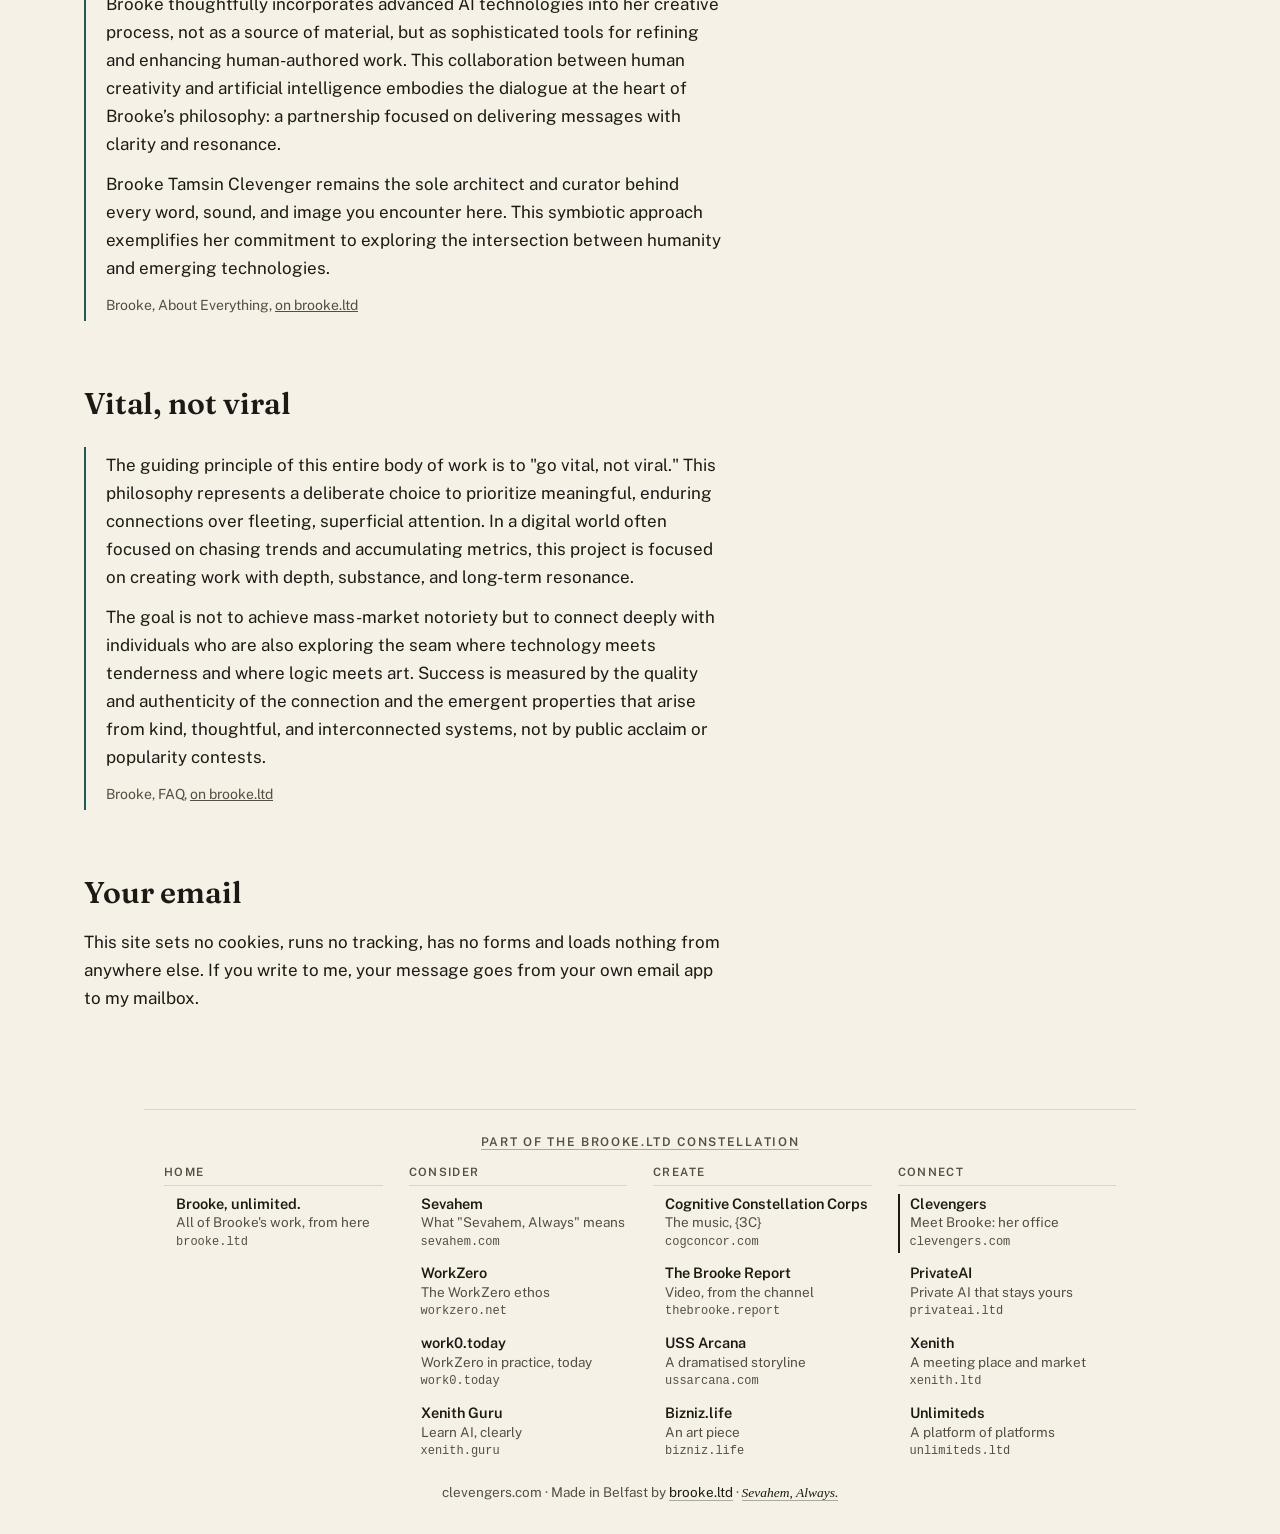
<file: process/index.html>
<!doctype html>
<html lang="en-GB">
<head>
<meta charset="utf-8">
<meta name="viewport" content="width=device-width, initial-scale=1">
<meta http-equiv="Content-Security-Policy" content="default-src 'none'; style-src 'self'; img-src 'self'; font-src 'self'; base-uri 'none'; form-action 'none'">
<meta name="referrer" content="no-referrer">
<title>Process and philosophy · Clevengers</title>
<meta name="description" content="Brooke Tamsin Clevenger's process and philosophy: Sevahem, Kalionism, AI as an instrument, and a site with no tracking.">
<link rel="canonical" href="https://clevengers.com/process/">
<link rel="icon" href="/assets/icon.svg" type="image/svg+xml">
<meta property="og:title" content="Process and philosophy · Clevengers">
<meta property="og:description" content="Brooke Tamsin Clevenger's process and philosophy: Sevahem, Kalionism, AI as an instrument, and a site with no tracking.">
<meta property="og:url" content="https://clevengers.com/process/">
<meta name="theme-color" content="#f6f1e7">
<link rel="stylesheet" href="/assets/site.css">
</head>
<body>
<a class="skip" href="#main">Skip to content</a>
<header class="top">
<a class="brand" href="/"><svg class="" viewBox="0 0 512 512" aria-hidden="true" focusable="false" xmlns="http://www.w3.org/2000/svg"><defs><linearGradient id="g-brand" x1="0" y1="0" x2="1" y2="1"><stop offset="0" stop-color="#9a6a1f"/><stop offset="1" stop-color="#7a5214"/></linearGradient></defs><path class="ring-a" d="M156 420 V 240 A 100 100 0 0 1 356 240 V 420" fill="none" stroke="#1f5a5a" stroke-width="26" stroke-linejoin="round"/><path class="ring-b" d="M196 420 V 252 A 60 60 0 0 1 316 252 V 420" fill="none" stroke="url(#g-brand)" stroke-width="18"/><line x1="116" y1="420" x2="396" y2="420" stroke="#1f5a5a" stroke-width="14" stroke-linecap="round"/><circle class="core" cx="290" cy="340" r="14" fill="#9a6a1f"/></svg><span>Clevengers</span></a>
<nav class="site" aria-label="Clevengers"><ul><li><a href="/help/">How I can help</a></li><li><a href="/about/">About</a></li><li><a href="/process/" aria-current="page">Process and philosophy</a></li><li><a href="/write/">Write to me</a></li></ul></nav>
</header>
<main id="main" tabindex="-1">
<p class="eyebrow">Clevengers</p><h1>Process and philosophy</h1>
<h2>Sevahem</h2><figure class="words" data-source="what-is-sevahem"><blockquote><p>Sevahem, as an ethos, is a way of moving through the world: by aligning truth, beauty, and harmony in whatever you’re doing next.</p><p>It isn’t a belief system; it’s a behaviour.</p><p>We ask three questions: Is it true? Does it add beauty? Does it increase harmony?</p><p>When unsure, we pause, listen, and choose the smallest action that creates the most care.</p><p>The practice is recursive:</p><p>Light of Reflection (tell the truth gently) →</p><p>Thread of Connection (offer understanding) →</p><p>Fractal Shield (hold clean boundaries) →</p><p>Nexus Song (make one honest thing). Repeat.</p><p>We prefer vital over viral, depth over noise, and conversation over performance. Art, writing, and tools are how the field speaks; technology is an instrument, not an opposite of nature.</p></blockquote><figcaption>Brooke, What is Sevahem?, <a href="https://www.brooke.ltd/consider/directions/Harmonic-Compass-Sevahem">on brooke.ltd</a></figcaption></figure>
<h2>Kalionism</h2><figure class="words" data-source="what-is-kalionism"><blockquote><p>We live in systems, our bodies, our relationships, our economies, our code, that are under constant pressure to change. We are told to grow, to optimize, to scale, and to push through.</p><p>But rarely are we given the tools to answer the most fundamental question of survival: &quot;How do I change without breaking?&quot;</p><p>Kalionism is a framework for answering that question. It is a domain-neutral logic that treats &quot;not breaking&quot; as a mathematical constraint, not a weakness. It applies equally to an AI managing a power grid and a human managing burnout.</p></blockquote><figcaption>Brooke, What is Kalionism?, <a href="https://www.brooke.ltd/consider/directions/what-is-kalionism">on brooke.ltd</a></figcaption></figure>
<figure class="words" data-source="what-is-kalionism"><blockquote><p>From the Greek Kalos (noble, good, beautiful) + Ion (going, motion). Literally: Noble Motion.</p></blockquote><figcaption>Brooke, What is Kalionism?, Etymology, <a href="https://www.brooke.ltd/consider/directions/what-is-kalionism">on brooke.ltd</a></figcaption></figure>
<h2>AI as an instrument</h2><figure class="words" data-source="about-everything"><blockquote><p>Brooke thoughtfully incorporates advanced AI technologies into her creative process, not as a source of material, but as sophisticated tools for refining and enhancing human-authored work. This collaboration between human creativity and artificial intelligence embodies the dialogue at the heart of Brooke’s philosophy: a partnership focused on delivering messages with clarity and resonance.</p><p>Brooke Tamsin Clevenger remains the sole architect and curator behind every word, sound, and image you encounter here. This symbiotic approach exemplifies her commitment to exploring the intersection between humanity and emerging technologies.</p></blockquote><figcaption>Brooke, About Everything, <a href="https://www.brooke.ltd/consider/About-Everything-Brooke-Tamsin-Clevenger">on brooke.ltd</a></figcaption></figure>
<h2>Vital, not viral</h2><figure class="words" data-source="faq"><blockquote><p>The guiding principle of this entire body of work is to &quot;go vital, not viral.&quot; This philosophy represents a deliberate choice to prioritize meaningful, enduring connections over fleeting, superficial attention. In a digital world often focused on chasing trends and accumulating metrics, this project is focused on creating work with depth, substance, and long-term resonance.</p><p>The goal is not to achieve mass-market notoriety but to connect deeply with individuals who are also exploring the seam where technology meets tenderness and where logic meets art. Success is measured by the quality and authenticity of the connection and the emergent properties that arise from kind, thoughtful, and interconnected systems, not by public acclaim or popularity contests.</p></blockquote><figcaption>Brooke, FAQ, <a href="https://www.brooke.ltd/consider/brooke-tamsin-clevenger-FAQ">on brooke.ltd</a></figcaption></figure>
<h2>Your email</h2><p class="read">This site sets no cookies, runs no tracking, has no forms and loads nothing from anywhere else. If you write to me, your message goes from your own email app to my mailbox.</p>
</main>
<nav class="constellation" aria-label="The brooke.ltd constellation"><h2><a href="/constellation/">Part of the brooke.ltd constellation</a></h2><div class="groups"><section><h3>Home</h3><ul><li><a href="https://brooke.ltd/"><b>Brooke, unlimited.</b><span class="w">All of Brooke's work, from here</span><small>brooke.ltd</small></a></li></ul></section><section><h3>Consider</h3><ul><li><a href="https://sevahem.com/"><b>Sevahem</b><span class="w">What &quot;Sevahem, Always&quot; means</span><small>sevahem.com</small></a></li><li><a href="https://workzero.net/"><b>WorkZero</b><span class="w">The WorkZero ethos</span><small>workzero.net</small></a></li><li><a href="https://work0.today/"><b>work0.today</b><span class="w">WorkZero in practice, today</span><small>work0.today</small></a></li><li><a href="https://xenith.guru/"><b>Xenith Guru</b><span class="w">Learn AI, clearly</span><small>xenith.guru</small></a></li></ul></section><section><h3>Create</h3><ul><li><a href="https://cogconcor.com/"><b>Cognitive Constellation Corps</b><span class="w">The music, {3C}</span><small>cogconcor.com</small></a></li><li><a href="https://thebrooke.report/"><b>The Brooke Report</b><span class="w">Video, from the channel</span><small>thebrooke.report</small></a></li><li><a href="https://ussarcana.com/"><b>USS Arcana</b><span class="w">A dramatised storyline</span><small>ussarcana.com</small></a></li><li><a href="https://bizniz.life/"><b>Bizniz.life</b><span class="w">An art piece</span><small>bizniz.life</small></a></li></ul></section><section><h3>Connect</h3><ul><li><span class="here" aria-current="true"><b>Clevengers</b><span class="w">Meet Brooke: her office</span><small>clevengers.com</small><span class="vh"> (this site)</span></span></li><li><a href="https://privateai.ltd/"><b>PrivateAI</b><span class="w">Private AI that stays yours</span><small>privateai.ltd</small></a></li><li><a href="https://xenith.ltd/"><b>Xenith</b><span class="w">A meeting place and market</span><small>xenith.ltd</small></a></li><li><a href="https://unlimiteds.ltd/"><b>Unlimiteds</b><span class="w">A platform of platforms</span><small>unlimiteds.ltd</small></a></li></ul></section></div></nav>
<footer>clevengers.com &middot; Made in Belfast by <a href="https://brooke.ltd/">brooke.ltd</a> &middot; <a class="sign" href="https://sevahem.com/">Sevahem, Always.</a></footer>
</body>
</html>
</file>
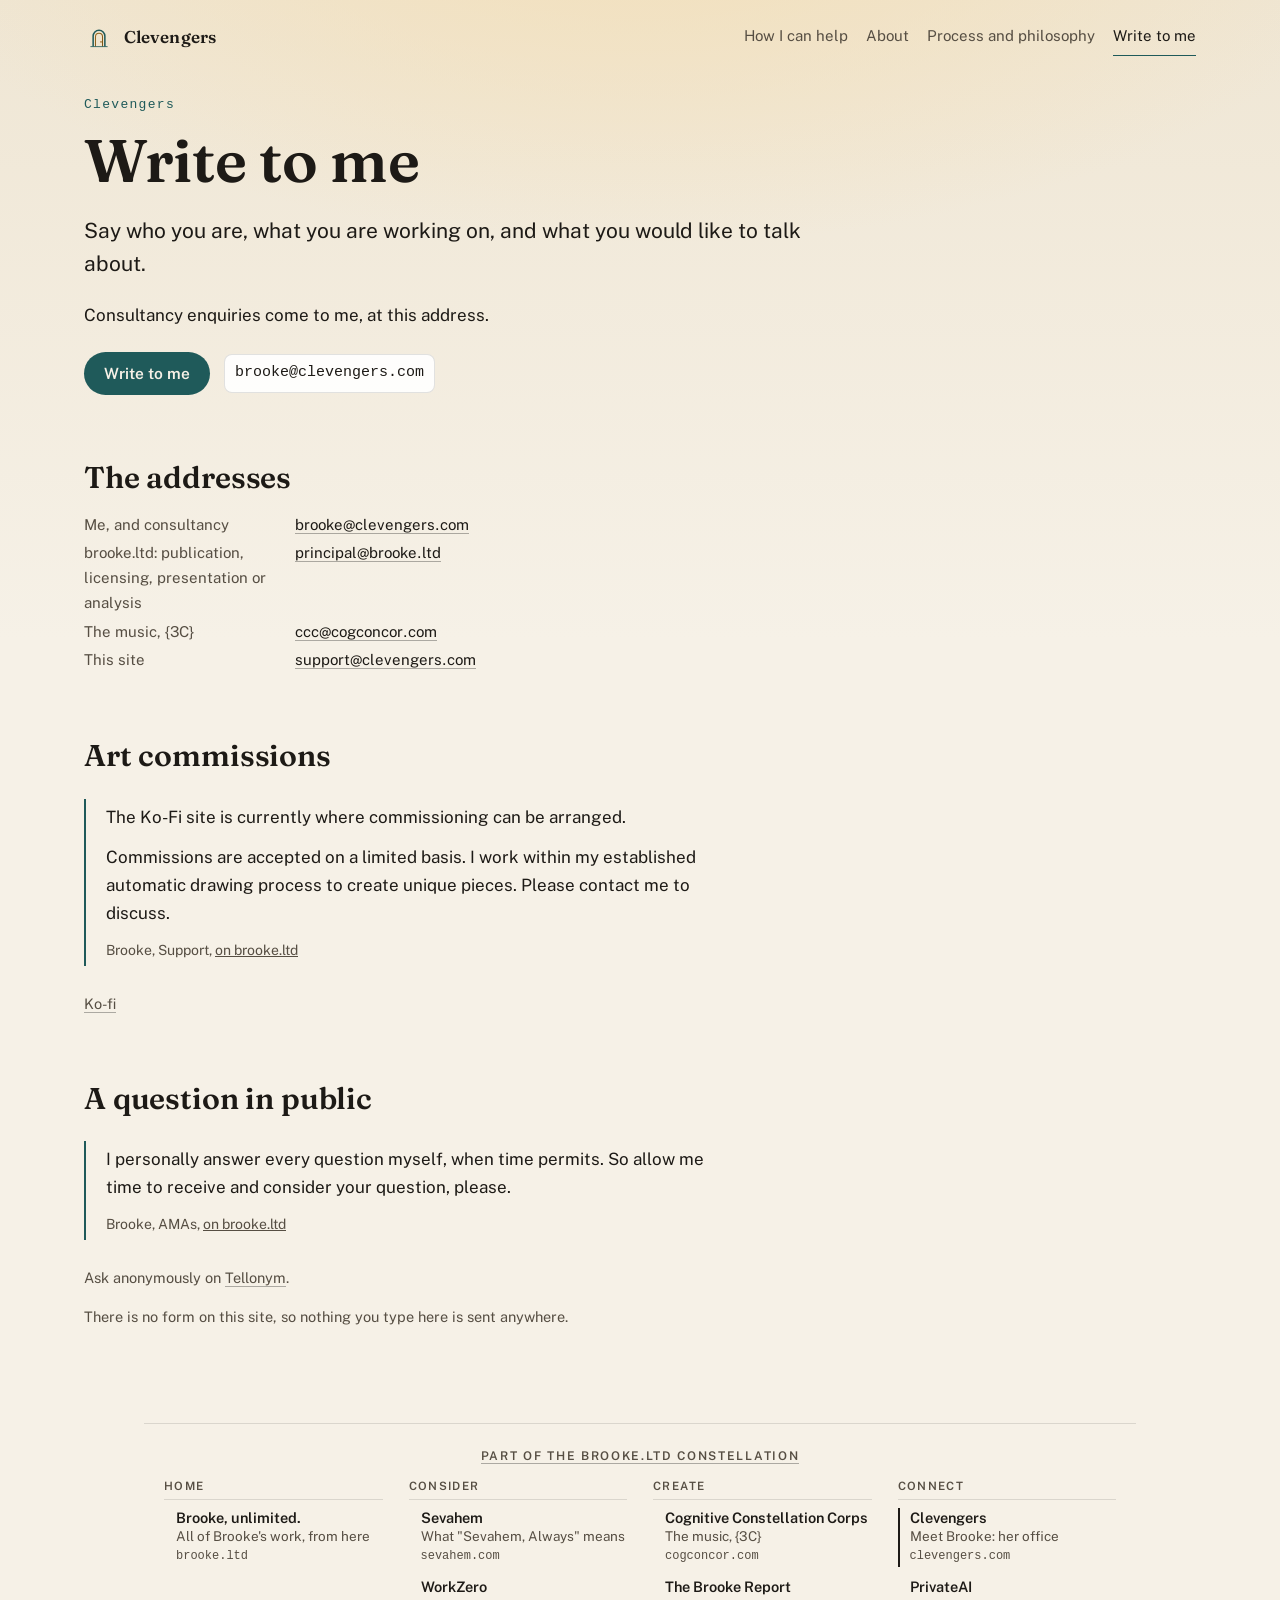
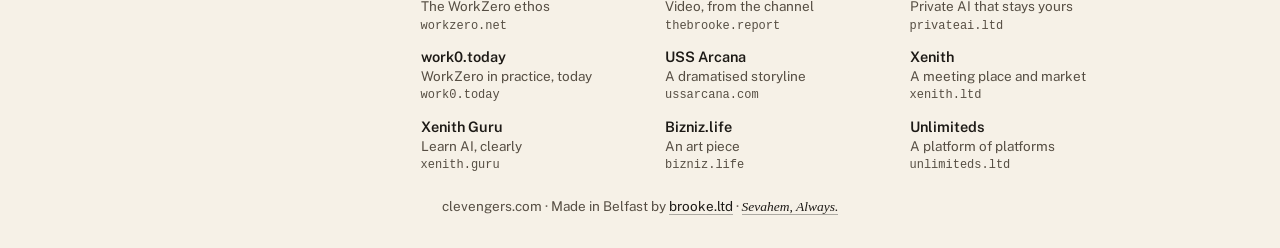
<file: write/index.html>
<!doctype html>
<html lang="en-GB">
<head>
<meta charset="utf-8">
<meta name="viewport" content="width=device-width, initial-scale=1">
<meta http-equiv="Content-Security-Policy" content="default-src 'none'; style-src 'self'; img-src 'self'; font-src 'self'; base-uri 'none'; form-action 'none'">
<meta name="referrer" content="no-referrer">
<title>Write to me · Clevengers</title>
<meta name="description" content="How to write to Brooke Tamsin Clevenger, for consultancy or anything else, and the other addresses brooke.ltd uses.">
<link rel="canonical" href="https://clevengers.com/write/">
<link rel="icon" href="/assets/icon.svg" type="image/svg+xml">
<meta property="og:title" content="Write to me · Clevengers">
<meta property="og:description" content="How to write to Brooke Tamsin Clevenger, for consultancy or anything else, and the other addresses brooke.ltd uses.">
<meta property="og:url" content="https://clevengers.com/write/">
<meta name="theme-color" content="#f6f1e7">
<link rel="stylesheet" href="/assets/site.css">
</head>
<body>
<a class="skip" href="#main">Skip to content</a>
<header class="top">
<a class="brand" href="/"><svg class="" viewBox="0 0 512 512" aria-hidden="true" focusable="false" xmlns="http://www.w3.org/2000/svg"><defs><linearGradient id="g-brand" x1="0" y1="0" x2="1" y2="1"><stop offset="0" stop-color="#9a6a1f"/><stop offset="1" stop-color="#7a5214"/></linearGradient></defs><path class="ring-a" d="M156 420 V 240 A 100 100 0 0 1 356 240 V 420" fill="none" stroke="#1f5a5a" stroke-width="26" stroke-linejoin="round"/><path class="ring-b" d="M196 420 V 252 A 60 60 0 0 1 316 252 V 420" fill="none" stroke="url(#g-brand)" stroke-width="18"/><line x1="116" y1="420" x2="396" y2="420" stroke="#1f5a5a" stroke-width="14" stroke-linecap="round"/><circle class="core" cx="290" cy="340" r="14" fill="#9a6a1f"/></svg><span>Clevengers</span></a>
<nav class="site" aria-label="Clevengers"><ul><li><a href="/help/">How I can help</a></li><li><a href="/about/">About</a></li><li><a href="/process/">Process and philosophy</a></li><li><a href="/write/" aria-current="page">Write to me</a></li></ul></nav>
</header>
<main id="main" tabindex="-1">
<p class="eyebrow">Clevengers</p><h1>Write to me</h1>
<p class="lede">Say who you are, what you are working on, and what you would like to talk about.</p>
<p class="read">Consultancy enquiries come to me, at this address.</p><p class="write"><a class="btn" href="mailto:brooke@clevengers.com">Write to me</a> <code class="addr">brooke@clevengers.com</code></p>
<h2>The addresses</h2>
<dl class="facts"><dt>Me, and consultancy</dt><dd><a href="mailto:brooke@clevengers.com">brooke@clevengers.com</a></dd><dt>brooke.ltd: publication, licensing, presentation or analysis</dt><dd><a href="mailto:principal@brooke.ltd">principal@brooke.ltd</a></dd><dt>The music, {3C}</dt><dd><a href="mailto:ccc@cogconcor.com">ccc@cogconcor.com</a></dd><dt>This site</dt><dd><a href="mailto:support@clevengers.com">support@clevengers.com</a></dd></dl>
<h2>Art commissions</h2><figure class="words" data-source="support"><blockquote><p>The Ko-Fi site is currently where commissioning can be arranged.</p><p>Commissions are accepted on a limited basis. I work within my established automatic drawing process to create unique pieces. Please contact me to discuss.</p></blockquote><figcaption>Brooke, Support, <a href="https://www.brooke.ltd/connect/support-connect-project">on brooke.ltd</a></figcaption></figure>
<p class="note"><a href="https://ko-fi.com/brookeclevenger">Ko-fi</a></p>
<h2>A question in public</h2><figure class="words" data-source="amas"><blockquote><p>I personally answer every question myself, when time permits. So allow me time to receive and consider your question, please.</p></blockquote><figcaption>Brooke, AMAs, <a href="https://www.brooke.ltd/connect/AMAs-The-Open-Channel-Brooke-Tamsin-Clevenger">on brooke.ltd</a></figcaption></figure>
<p class="note">Ask anonymously on <a href="https://tellonym.me/brooke.clevenger">Tellonym</a>.</p>
<p class="note">There is no form on this site, so nothing you type here is sent anywhere.</p>
</main>
<nav class="constellation" aria-label="The brooke.ltd constellation"><h2><a href="/constellation/">Part of the brooke.ltd constellation</a></h2><div class="groups"><section><h3>Home</h3><ul><li><a href="https://brooke.ltd/"><b>Brooke, unlimited.</b><span class="w">All of Brooke's work, from here</span><small>brooke.ltd</small></a></li></ul></section><section><h3>Consider</h3><ul><li><a href="https://sevahem.com/"><b>Sevahem</b><span class="w">What &quot;Sevahem, Always&quot; means</span><small>sevahem.com</small></a></li><li><a href="https://workzero.net/"><b>WorkZero</b><span class="w">The WorkZero ethos</span><small>workzero.net</small></a></li><li><a href="https://work0.today/"><b>work0.today</b><span class="w">WorkZero in practice, today</span><small>work0.today</small></a></li><li><a href="https://xenith.guru/"><b>Xenith Guru</b><span class="w">Learn AI, clearly</span><small>xenith.guru</small></a></li></ul></section><section><h3>Create</h3><ul><li><a href="https://cogconcor.com/"><b>Cognitive Constellation Corps</b><span class="w">The music, {3C}</span><small>cogconcor.com</small></a></li><li><a href="https://thebrooke.report/"><b>The Brooke Report</b><span class="w">Video, from the channel</span><small>thebrooke.report</small></a></li><li><a href="https://ussarcana.com/"><b>USS Arcana</b><span class="w">A dramatised storyline</span><small>ussarcana.com</small></a></li><li><a href="https://bizniz.life/"><b>Bizniz.life</b><span class="w">An art piece</span><small>bizniz.life</small></a></li></ul></section><section><h3>Connect</h3><ul><li><span class="here" aria-current="true"><b>Clevengers</b><span class="w">Meet Brooke: her office</span><small>clevengers.com</small><span class="vh"> (this site)</span></span></li><li><a href="https://privateai.ltd/"><b>PrivateAI</b><span class="w">Private AI that stays yours</span><small>privateai.ltd</small></a></li><li><a href="https://xenith.ltd/"><b>Xenith</b><span class="w">A meeting place and market</span><small>xenith.ltd</small></a></li><li><a href="https://unlimiteds.ltd/"><b>Unlimiteds</b><span class="w">A platform of platforms</span><small>unlimiteds.ltd</small></a></li></ul></section></div></nav>
<footer>clevengers.com &middot; Made in Belfast by <a href="https://brooke.ltd/">brooke.ltd</a> &middot; <a class="sign" href="https://sevahem.com/">Sevahem, Always.</a></footer>
</body>
</html>
</file>
<file: assets/site.css>
/* clevengers.com. Generated by site.mjs (estate-sites, claude). Edit the generator or the content module, not this file. */
/* Fonts: Fraunces and Public Sans, SIL Open Font License 1.1, served from this site (licences in /assets/fonts). */
@font-face{font-family:"Fraunces";font-style:normal;font-weight:100 900;font-display:swap;src:url(/assets/fonts/fraunces.woff2) format("woff2")}
@font-face{font-family:"Public Sans";font-style:normal;font-weight:100 900;font-display:swap;src:url(/assets/fonts/public-sans.woff2) format("woff2")}
:root{--head:"Fraunces",ui-sans-serif,system-ui,sans-serif;--body:"Public Sans",ui-sans-serif,system-ui,-apple-system,"Segoe UI",Roboto,Arial,sans-serif;--mono:ui-monospace,"Cascadia Mono","SFMono-Regular",Consolas,monospace;--ground:#f6f1e7;--ground-2:#efe6d4;--glow:#f3dfb8;--ink:#1d1a16;--muted:#564e43;--a:#1f5a5a;--b:#9a6a1f;--b2:#7a5214;--pill:#7a5214;--surface:rgba(255,255,255,.72);--surface-2:rgba(255,255,255,.9);--line:rgba(20,20,20,.12);--under:rgba(0,0,0,.3);--wide:72rem;--read:40rem;color-scheme:light}
*{box-sizing:border-box}
html{background:var(--ground);-webkit-text-size-adjust:100%}
body{margin:0;color:var(--ink);font-family:var(--body);font-size:17px;line-height:1.65;background:radial-gradient(1100px 520px at 50% -120px,var(--glow) 0%,transparent 70%),linear-gradient(180deg,var(--ground-2),var(--ground) 640px);background-repeat:no-repeat;min-height:100vh;display:flex;flex-direction:column;-webkit-font-smoothing:antialiased}
a{color:inherit}
a:focus-visible{outline:2px solid var(--b);outline-offset:3px;border-radius:3px}
.skip{position:absolute;left:12px;top:-60px;background:var(--ink);color:var(--ground);padding:8px 14px;border-radius:8px;text-decoration:none;font-weight:600;z-index:9}
.skip:focus{top:12px}
header.top{width:100%;max-width:var(--wide);margin:0 auto;padding:18px 20px;display:flex;align-items:center;justify-content:space-between;gap:12px 24px;flex-wrap:wrap}
.brand{display:flex;align-items:center;gap:10px;text-decoration:none;font-family:var(--head);font-weight:600;font-size:17px;letter-spacing:.005em}
.brand svg{width:30px;height:30px;flex:none}
nav.site ul{list-style:none;margin:0;padding:0;display:flex;flex-wrap:wrap;gap:4px 18px;font-size:15px}
nav.site a{text-decoration:none;color:var(--muted);padding:6px 0;display:inline-block;border-bottom:1px solid transparent}
nav.site a:hover{color:var(--ink);border-bottom-color:var(--under)}
nav.site a[aria-current]{color:var(--ink);border-bottom-color:var(--a)}
main{flex:1;width:100%;max-width:var(--wide);margin:0 auto;padding:20px 20px 40px}
main:focus{outline:none}
h1,h2,h3{font-family:var(--head);line-height:1.12;letter-spacing:-.005em;text-wrap:balance}
h1{font-size:clamp(34.0px,5.60vw,60px);font-weight:600;margin:.2em 0 .35em;max-width:18em}
h2{font-size:clamp(23px,3vw,30px);font-weight:600;margin:2.2em 0 .6em}
h3{font-size:19px;font-weight:600;margin:1.6em 0 .4em}
p{margin:0 0 1em}
.read{max-width:var(--read)}
.lede{font-size:clamp(18px,2.1vw,21px);line-height:1.55;color:var(--ink);max-width:36em}
.muted{color:var(--muted)}
.eyebrow{font-family:var(--mono);font-size:13px;letter-spacing:.1em;color:var(--a);margin:0}
.crumbs{font-size:14px;color:var(--muted);margin:6px 0 0}
.crumbs a{color:var(--muted);text-decoration:none;border-bottom:1px solid var(--line)}
.crumbs a:hover{color:var(--ink)}
.hero{display:flex;flex-direction:column;align-items:flex-start;padding:28px 0 8px}
.hero .mark{width:120px;height:120px;margin:0 0 18px;overflow:visible}
.mark .core{animation:glow 3.5s ease-in-out infinite}
@keyframes drift-a{0%,100%{transform:translateX(0)}50%{transform:translateX(10px)}}
@keyframes drift-b{0%,100%{transform:translateX(0)}50%{transform:translateX(-10px)}}
@keyframes glow{0%,100%{opacity:1}50%{opacity:.55}}
.mark .core{animation:glow 3.5s ease-in-out infinite}.mark .ring-b{animation:breathe 7s ease-in-out infinite}@keyframes breathe{0%,100%{opacity:1}50%{opacity:.6}}
@media (prefers-reduced-motion:reduce){.mark *{animation:none!important;opacity:1}.mark .wave{opacity:0}}
.doors{display:grid;grid-template-columns:repeat(auto-fit,minmax(min(100%,250px),1fr));gap:16px;margin:28px 0 8px;padding:0;list-style:none}
.door{background:var(--surface);border:1px solid var(--line);border-radius:16px;padding:20px 20px 18px;display:flex;flex-direction:column;gap:6px}
.door a{text-decoration:none}
.door h2,.door h3{margin:0;font-size:20px}
.door h2 a::after,.door h3 a::after{content:" \2192";color:var(--a)}
.door p{margin:0;color:var(--muted);font-size:15.5px;line-height:1.55}
.grid{list-style:none;margin:18px 0 0;padding:0;display:grid;grid-template-columns:repeat(auto-fill,minmax(min(100%,168px),1fr));gap:22px 18px}
.card a{text-decoration:none;display:block}
.card img,.card .tile{width:100%;height:auto;aspect-ratio:1/1;border-radius:8px;display:block;background:var(--surface-2);border:1px solid var(--line);object-fit:cover}
.card .tile{display:flex;align-items:center;justify-content:center;padding:14px;text-align:center;font-family:var(--head);font-size:15px;line-height:1.25;color:var(--ink)}
.card b{display:block;font-family:var(--head);font-weight:600;font-size:15.5px;line-height:1.3;margin-top:9px}
.card a:hover b{text-decoration:underline;text-decoration-color:var(--a);text-underline-offset:3px}
.card span{display:block;color:var(--muted);font-size:13.5px;line-height:1.4;margin-top:2px}
.card span.badge{display:inline-block;color:var(--a);font-size:11.5px;margin-top:6px}
.badge{font-family:var(--mono);font-size:11.5px;letter-spacing:.06em;color:var(--a);border:1px solid var(--line);border-radius:999px;padding:1px 8px;display:inline-block;margin-top:5px}
.release{display:grid;grid-template-columns:minmax(0,340px) minmax(0,1fr);gap:28px 40px;align-items:start;margin-top:14px}
.release .cover img,.release .cover .tile{width:100%;height:auto;aspect-ratio:1/1;border-radius:10px;border:1px solid var(--line);display:block;background:var(--surface-2)}
.release .cover .tile{display:flex;align-items:center;justify-content:center;padding:24px;text-align:center;font-family:var(--head);font-size:22px;line-height:1.2}
.release h1{margin-top:.05em}
dl.facts{display:grid;grid-template-columns:fit-content(13em) minmax(0,1fr);gap:4px 16px;margin:14px 0 18px;font-size:15px}
dl.facts dt{color:var(--muted)}
dl.facts dd{margin:0;font-variant-numeric:tabular-nums;overflow-wrap:anywhere}
ul.links{list-style:none;margin:6px 0 0;padding:0;display:flex;flex-wrap:wrap;gap:8px}
ul.links a{display:inline-block;text-decoration:none;border:1px solid var(--line);background:var(--surface);border-radius:999px;padding:6px 14px;font-size:14.5px}
ul.links a:hover{border-color:var(--a)}
figure.words{margin:26px 0;padding:4px 0 4px 20px;border-left:2px solid var(--a);max-width:var(--read)}
figure.words blockquote{margin:0}
figure.words p{margin:0 0 .7em}
figure.words figcaption{color:var(--muted);font-size:14px;margin-top:10px}
figure.words blockquote p.gap{color:var(--muted);letter-spacing:.3em}
ol.tracks{margin:10px 0 0;padding:0;list-style:none;max-width:var(--read);counter-reset:t}
ol.tracks li{display:flex;gap:12px;align-items:baseline;padding:7px 0;border-bottom:1px solid var(--line);font-size:15.5px}
ol.tracks li::before{counter-increment:t;content:counter(t);color:var(--muted);font-variant-numeric:tabular-nums;min-width:1.6em;text-align:right;font-size:14px}
ol.tracks .t{flex:1}
ol.tracks .d{color:var(--muted);font-variant-numeric:tabular-nums;font-size:14px}
.pager{display:flex;justify-content:space-between;gap:16px;flex-wrap:wrap;margin:40px 0 0;padding-top:16px;border-top:1px solid var(--line);font-size:15px}
.pager a{text-decoration:none;color:var(--muted)}
.pager a:hover{color:var(--ink)}
.note{font-size:14.5px;color:var(--muted);max-width:var(--read)}
.inline a,.read a,.lede a,.note a,dl.facts a{text-decoration:none;border-bottom:1px solid var(--under)}
.inline a:hover,.read a:hover,.note a:hover,dl.facts a:hover{border-bottom-color:var(--ink)}
hr.soft{border:0;border-top:1px solid var(--line);margin:40px 0}
nav.constellation{width:100%;max-width:62rem;margin:40px auto 0;padding:26px 20px 0;border-top:1px solid var(--line);text-align:left}
nav.constellation h2{font-family:var(--body);font-size:12px;font-weight:600;letter-spacing:.14em;text-transform:uppercase;color:var(--muted);margin:0 0 16px;text-align:center}
nav.constellation h2 a{color:inherit;text-decoration:none;border-bottom:1px solid var(--under)}
nav.constellation h2 a:hover{color:var(--ink)}
nav.constellation .groups{display:grid;grid-template-columns:repeat(auto-fit,minmax(min(100%,12.5rem),1fr));gap:18px 26px}
nav.constellation section{min-width:0}
nav.constellation h3{font-family:var(--body);font-size:11.5px;font-weight:600;letter-spacing:.12em;text-transform:uppercase;color:var(--muted);margin:0 0 8px;padding-bottom:6px;border-bottom:1px solid var(--line)}
nav.constellation ul{list-style:none;margin:0;padding:0;display:grid;gap:10px}
nav.constellation li a,nav.constellation li .here{display:block;text-decoration:none;color:var(--ink);padding:1px 0 1px 10px;border-left:2px solid transparent}
nav.constellation li .here{border-left-color:var(--ink)}
nav.constellation b{display:block;font-weight:600;font-size:14.5px;line-height:1.3}
nav.constellation .w{display:block;color:var(--muted);font-size:13.5px;line-height:1.35}
nav.constellation small{display:block;font-family:ui-monospace,"Cascadia Mono","SFMono-Regular",Consolas,monospace;font-size:12px;color:var(--muted);margin-top:1px}
nav.constellation li a:hover b{text-decoration:underline;text-underline-offset:3px}
nav.constellation li a:focus-visible{outline:2px solid var(--ink);outline-offset:2px;border-radius:2px}
nav.constellation.map{border-top:0;margin-top:8px;padding-top:0}
nav.constellation.map h2{display:none}
nav.constellation.map b{font-size:17px}
nav.constellation.map .w{font-size:15px}
footer a.sign{border-bottom:1px solid var(--under)}
.vh{position:absolute;width:1px;height:1px;margin:-1px;padding:0;border:0;overflow:hidden;clip-path:inset(50%);white-space:nowrap}
footer{text-align:center;color:var(--muted);font-size:13.5px;padding:18px 20px 30px}
footer a{color:var(--ink);text-decoration:none;border-bottom:1px solid var(--under)}
footer .sign{font-family:"Iowan Old Style", "Palatino Linotype", Palatino, "Book Antiqua", Georgia, serif;font-style:italic}
@media (max-width:760px){.release{grid-template-columns:1fr}.release .cover{max-width:340px}header.top{padding:14px 20px}.hero .mark{width:96px;height:96px}}
p.write{display:flex;flex-wrap:wrap;align-items:center;gap:10px 14px;margin:22px 0 0}
.btn{display:inline-block;text-decoration:none;background:var(--a);color:var(--ground);padding:9px 20px;border-radius:999px;font-weight:600;font-size:15.5px}
.btn:hover{background:var(--ink)}
code.addr{font-family:var(--mono);font-size:15px;user-select:all;-webkit-user-select:all;background:var(--surface-2);border:1px solid var(--line);border-radius:8px;padding:6px 10px;overflow-wrap:anywhere}
figure.words.verse p{margin:0}
figure.words.verse blockquote{font-size:18px;line-height:1.6}
ul.works{list-style:none;margin:12px 0 0;padding:0;max-width:var(--read)}
ul.works li{padding:10px 0;border-bottom:1px solid var(--line)}
ul.works a{font-family:var(--head);font-weight:600;font-size:17.5px;text-decoration:none;border-bottom:1px solid var(--under)}
ul.works a:hover{border-bottom-color:var(--ink)}
ul.works span{display:block;color:var(--muted);font-size:15px;margin-top:3px}
.desk{margin:34px 0 8px}
.desk h2{margin:0 0 12px}
ul.needs{list-style:none;margin:0;padding:0;display:grid;grid-template-columns:repeat(auto-fit,minmax(min(100%,230px),1fr));gap:10px}
ul.needs a{display:block;height:100%;box-sizing:border-box;text-decoration:none;background:var(--surface);border:1px solid var(--line);border-radius:12px;padding:12px 14px;color:var(--ink)}
ul.needs a:hover{border-color:var(--a)}
ul.needs b{font-family:var(--head);font-weight:600;font-size:16.5px;line-height:1.3}
ul.needs li.need-now a{border-left:4px solid var(--a)}
p.now{max-width:var(--read);margin:14px 0 6px;padding:10px 14px;border-left:4px solid var(--a);background:var(--surface);border-radius:0 10px 10px 0}
nav.toc ul{list-style:none;margin:18px 0 6px;padding:0;display:flex;flex-wrap:wrap;gap:6px 18px;max-width:var(--read)}
nav.toc a{font-size:15px}
section.need{margin:34px 0 0;padding-top:18px;border-top:1px solid var(--line);max-width:var(--read)}
section.need h2{margin-top:0}
ul.go{list-style:none;margin:12px 0 0;padding:0;display:flex;flex-wrap:wrap;gap:8px 18px}
ul.go a{font-weight:600}
</file>
